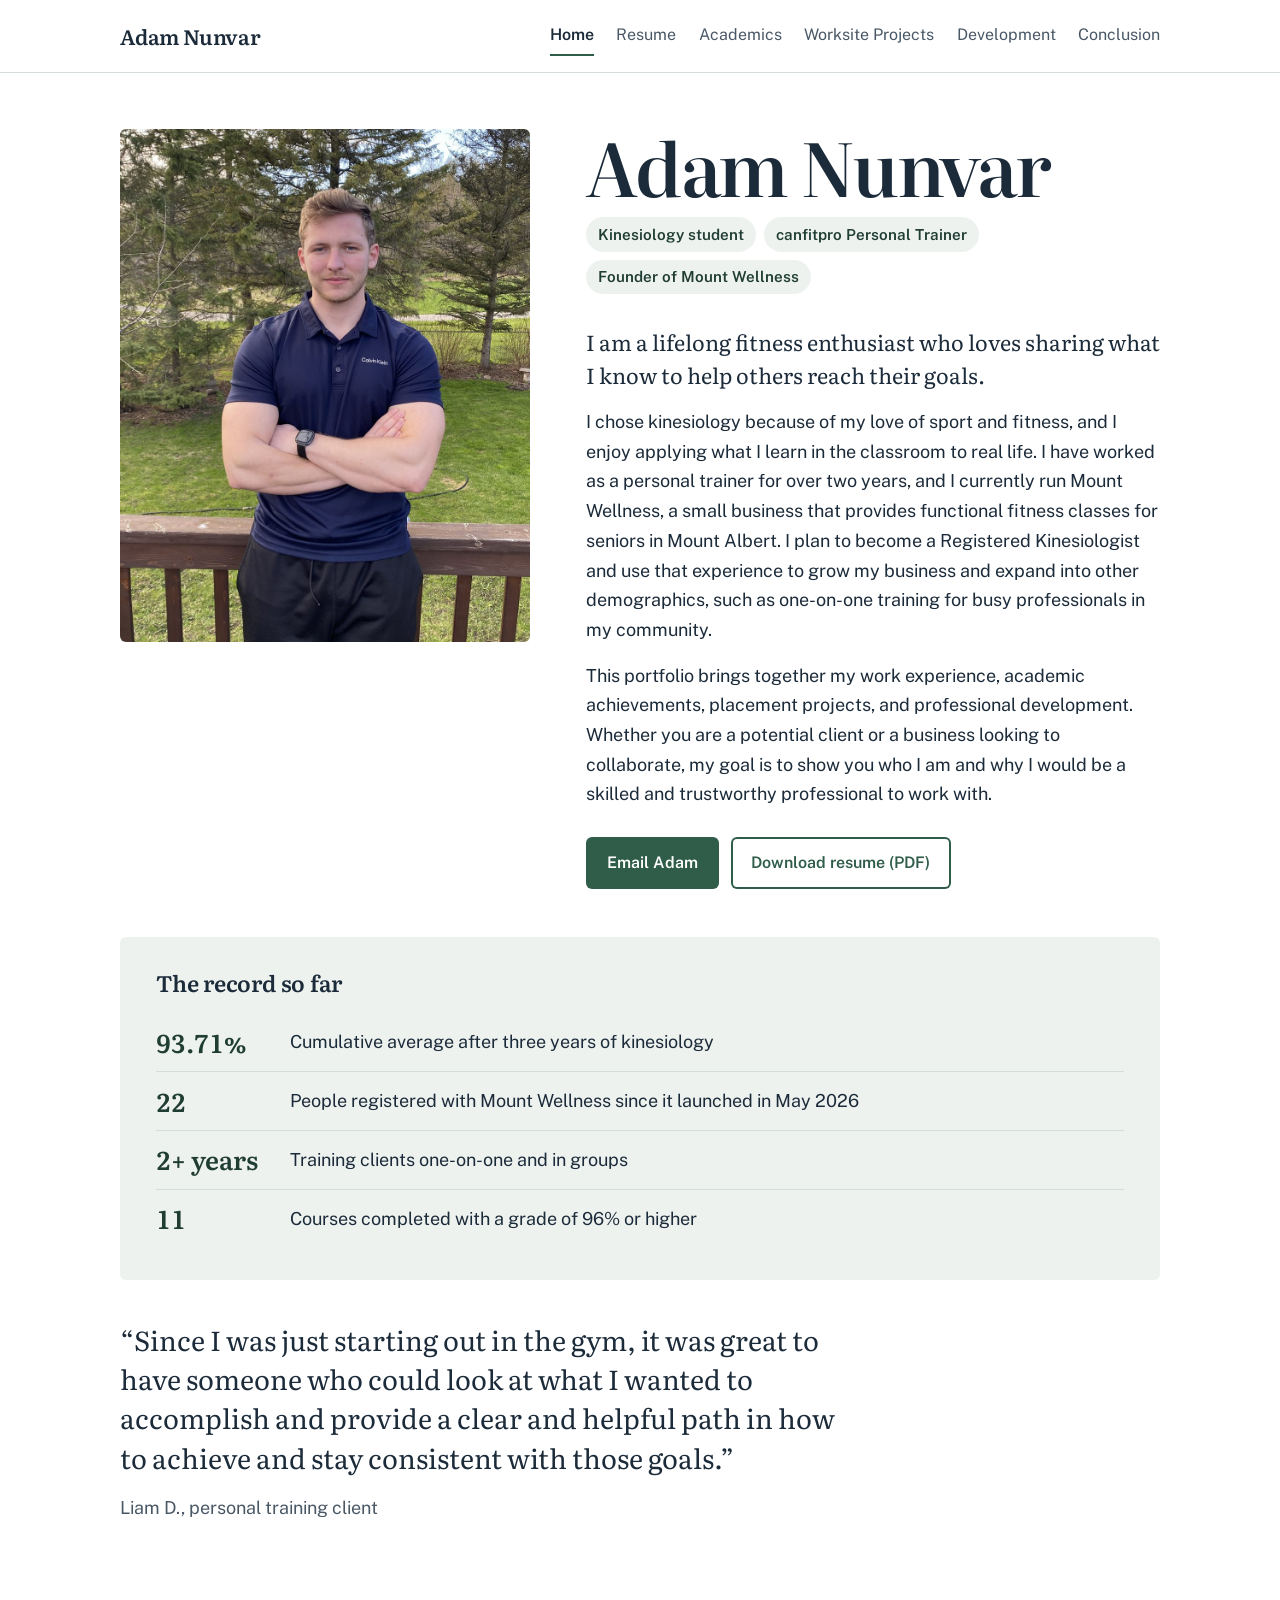
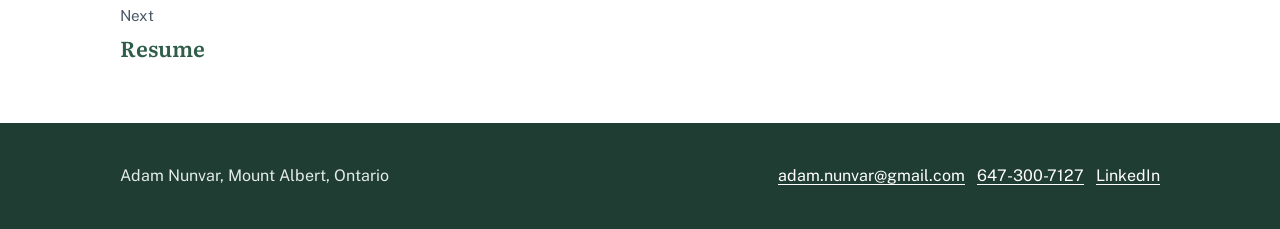
<file: index.html>
<!doctype html>
<html lang="en-CA">
<head>
<meta charset="utf-8">
<meta name="viewport" content="width=device-width, initial-scale=1">
<title>Adam Nunvar | Kinesiology, Personal Training, Mount Wellness</title>
<meta name="description" content="Adam Nunvar is a fourth-year kinesiology student, canfitpro certified personal trainer, and founder of Mount Wellness, small-group fitness for adults 60+ in Mount Albert, Ontario.">
<meta property="og:title" content="Adam Nunvar | Kinesiology, Personal Training, Mount Wellness">
<meta property="og:description" content="Adam Nunvar is a fourth-year kinesiology student, canfitpro certified personal trainer, and founder of Mount Wellness, small-group fitness for adults 60+ in Mount Albert, Ontario.">
<meta property="og:image" content="adam-nunvar.jpg">
<link rel="icon" href="data:image/svg+xml,%3Csvg xmlns='http://www.w3.org/2000/svg' viewBox='0 0 64 64'%3E%3Crect width='64' height='64' rx='12' fill='%232f5d4a'/%3E%3Ctext x='32' y='43' font-family='Georgia,serif' font-size='30' font-weight='700' fill='white' text-anchor='middle'%3EAN%3C/text%3E%3C/svg%3E">
<link rel="preload" href="literata.woff2" as="font" type="font/woff2" crossorigin>
<link rel="stylesheet" href="styles.css?v=8">
<script src="site.js?v=8" defer></script>
</head>
<body>
<a class="skip" href="#main">Skip to content</a>
<header class="site-header">
  <div class="wrap">
    <a class="brand" href="index.html">Adam Nunvar</a>
    <nav class="nav" aria-label="Portfolio sections">
<a href="index.html" aria-current="page">Home</a>
<a href="resume.html">Resume</a>
<a href="academics.html">Academics</a>
<a href="projects.html">Worksite Projects</a>
<a href="development.html">Development</a>
<a href="conclusion.html">Conclusion</a>
    </nav>
  </div>
</header>
<main id="main">
<div class="wrap">
  <section class="hero" aria-labelledby="hero-name">
    <figure class="hero-photo">
      <img src="adam-nunvar.jpg" alt="Adam Nunvar standing outdoors in a navy polo shirt" width="960" height="1200">
    </figure>
    <div>
      <h1 id="hero-name">Adam Nunvar</h1>
      <ul class="roles" aria-label="Roles">
        <li>Kinesiology student</li>
        <li>canfitpro Personal Trainer</li>
        <li>Founder of Mount Wellness</li>
      </ul>
      <div class="prose">
        <p>I am a lifelong fitness enthusiast who loves sharing what I know to help others reach their goals.</p>
        <p>I chose kinesiology because of my love of sport and fitness, and I enjoy applying what I learn in the classroom to real life. I have worked as a personal trainer for over two years, and I currently run Mount Wellness, a small business that provides functional fitness classes for seniors in Mount Albert. I plan to become a Registered Kinesiologist and use that experience to grow my business and expand into other demographics, such as one-on-one training for busy professionals in my community.</p>
        <p>This portfolio brings together my work experience, academic achievements, placement projects, and professional development. Whether you are a potential client or a business looking to collaborate, my goal is to show you who I am and why I would be a skilled and trustworthy professional to work with.</p>
      </div>
      <div class="actions">
        <a class="btn" href="mailto:adam.nunvar@gmail.com">Email Adam</a>
        <a class="btn secondary" href="Adam-Nunvar-Resume.pdf">Download resume (PDF)</a>
      </div>
    </div>
  </section>

  <section class="log reveal" aria-labelledby="log-title">
    <h2 id="log-title">The record so far</h2>
    <dl>
      <dt>93.71%</dt><dd>Cumulative average after three years of kinesiology</dd>
      <dt>22</dt><dd>People registered with Mount Wellness since it launched in May 2026</dd>
      <dt>2+ years</dt><dd>Training clients one-on-one and in groups</dd>
      <dt>11</dt><dd>Courses completed with a grade of 96% or higher</dd>
    </dl>
  </section>

  <section class="block reveal" aria-label="Client testimonial">
    <blockquote class="quote">
      <p>Since I was just starting out in the gym, it was great to have someone who could look at what I wanted to accomplish and provide a clear and helpful path in how to achieve and stay consistent with those goals.</p>
      <cite>Liam D., personal training client</cite>
    </blockquote>
  </section>
</div>
<div class="wrap next">
  <small>Next</small>
  <a href="resume.html">Resume</a>
</div>
</main>
<footer class="site-footer">
  <div class="wrap">
    <p>Adam Nunvar, Mount Albert, Ontario</p>
    <p><a href="mailto:adam.nunvar@gmail.com">adam.nunvar@gmail.com</a> &nbsp; <a href="tel:+16473007127">647-300-7127</a> &nbsp; <a href="https://www.linkedin.com/in/adam-nunvar-423a0a282/">LinkedIn</a></p>
  </div>
</footer>
<script>
(function () {
  if (!("IntersectionObserver" in window) || window.matchMedia("(prefers-reduced-motion: reduce)").matches) return;
  document.documentElement.classList.add("js-reveal");
  var io = new IntersectionObserver(function (items) {
    items.forEach(function (it) { if (it.isIntersecting) { it.target.classList.add("in"); io.unobserve(it.target); } });
  }, { rootMargin: "0px 0px -8% 0px" });
  document.querySelectorAll(".reveal").forEach(function (el) { io.observe(el); });
})();
</script>
</body>
</html>
</file>
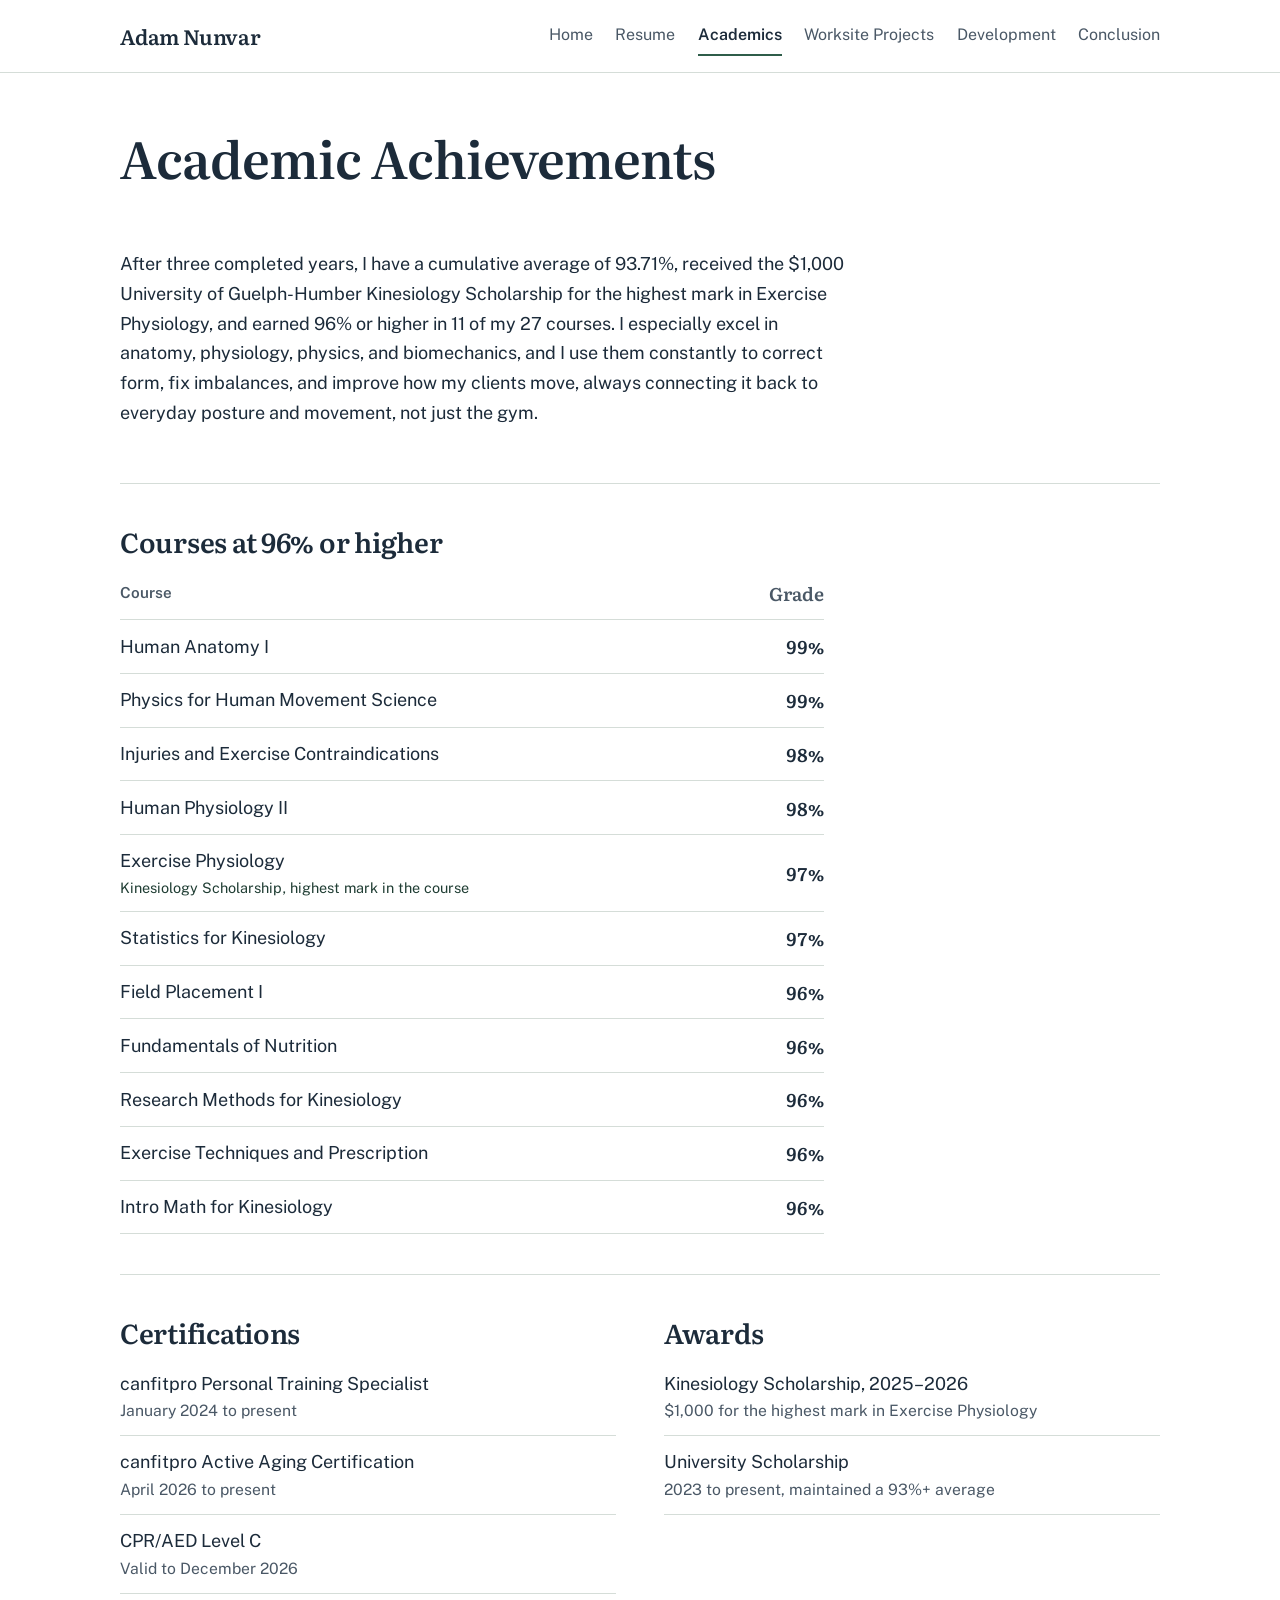
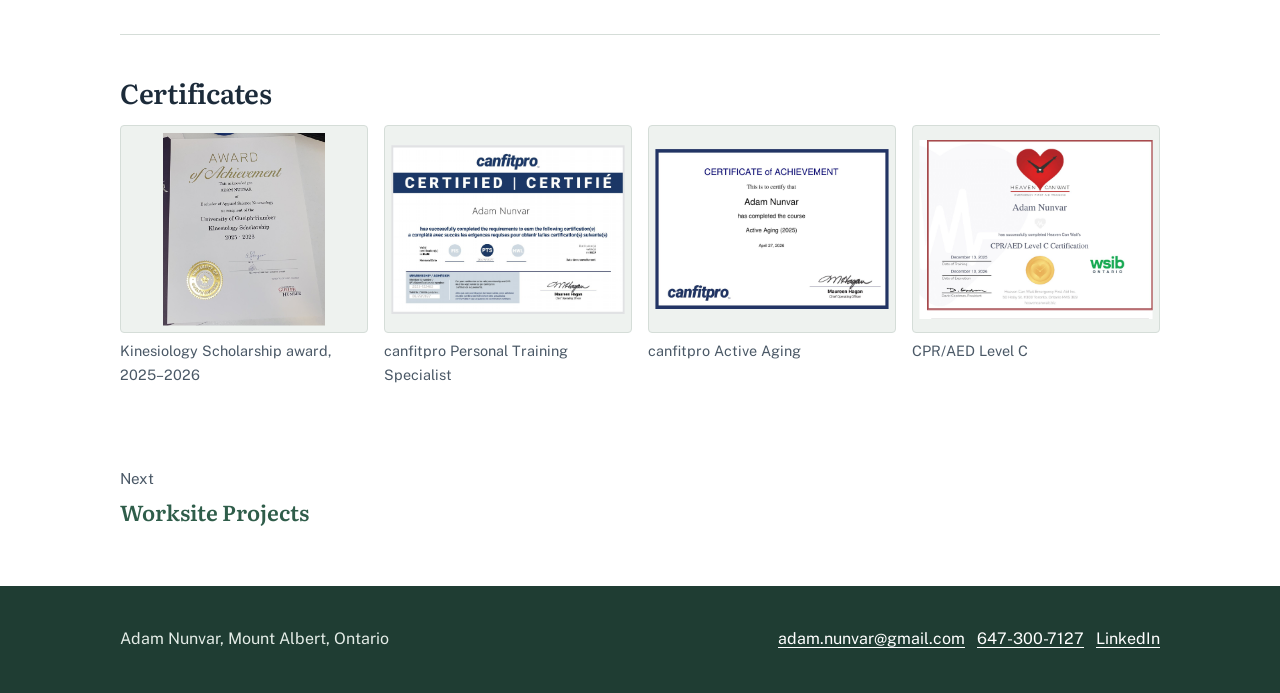
<file: academics.html>
<!doctype html>
<html lang="en-CA">
<head>
<meta charset="utf-8">
<meta name="viewport" content="width=device-width, initial-scale=1">
<title>Academic Achievements | Adam Nunvar</title>
<meta name="description" content="Adam Nunvar is a fourth-year kinesiology student, canfitpro certified personal trainer, and founder of Mount Wellness, small-group fitness for adults 60+ in Mount Albert, Ontario.">
<meta property="og:title" content="Academic Achievements | Adam Nunvar">
<meta property="og:description" content="Adam Nunvar is a fourth-year kinesiology student, canfitpro certified personal trainer, and founder of Mount Wellness, small-group fitness for adults 60+ in Mount Albert, Ontario.">
<meta property="og:image" content="adam-nunvar.jpg">
<link rel="icon" href="data:image/svg+xml,%3Csvg xmlns='http://www.w3.org/2000/svg' viewBox='0 0 64 64'%3E%3Crect width='64' height='64' rx='12' fill='%232f5d4a'/%3E%3Ctext x='32' y='43' font-family='Georgia,serif' font-size='30' font-weight='700' fill='white' text-anchor='middle'%3EAN%3C/text%3E%3C/svg%3E">
<link rel="preload" href="literata.woff2" as="font" type="font/woff2" crossorigin>
<link rel="stylesheet" href="styles.css?v=8">
<script src="site.js?v=8" defer></script>
</head>
<body>
<a class="skip" href="#main">Skip to content</a>
<header class="site-header">
  <div class="wrap">
    <a class="brand" href="index.html">Adam Nunvar</a>
    <nav class="nav" aria-label="Portfolio sections">
<a href="index.html">Home</a>
<a href="resume.html">Resume</a>
<a href="academics.html" aria-current="page">Academics</a>
<a href="projects.html">Worksite Projects</a>
<a href="development.html">Development</a>
<a href="conclusion.html">Conclusion</a>
    </nav>
  </div>
</header>
<main id="main">
<div class="wrap page-head">
    <h1>Academic Achievements</h1>
</div>
<div class="wrap">
  <section class="block prose" aria-label="Summary">
    <p>After three completed years, I have a cumulative average of 93.71%, received the $1,000 University of Guelph-Humber Kinesiology Scholarship for the highest mark in Exercise Physiology, and earned 96% or higher in 11 of my 27 courses. I especially excel in anatomy, physiology, physics, and biomechanics, and I use them constantly to correct form, fix imbalances, and improve how my clients move, always connecting it back to everyday posture and movement, not just the gym.</p>
  </section>
  <section class="block" aria-labelledby="top-courses">
    <h2 id="top-courses">Courses at 96% or higher</h2>
    <table class="grades">
      <thead><tr><th scope="col">Course</th><th scope="col" class="num">Grade</th></tr></thead>
      <tbody>
        <tr><td>Human Anatomy I</td><td class="num">99%</td></tr>
        <tr><td>Physics for Human Movement Science</td><td class="num">99%</td></tr>
        <tr><td>Injuries and Exercise Contraindications</td><td class="num">98%</td></tr>
        <tr><td>Human Physiology II</td><td class="num">98%</td></tr>
        <tr><td>Exercise Physiology<span class="note">Kinesiology Scholarship, highest mark in the course</span></td><td class="num">97%</td></tr>
        <tr><td>Statistics for Kinesiology</td><td class="num">97%</td></tr>
        <tr><td>Field Placement I</td><td class="num">96%</td></tr>
        <tr><td>Fundamentals of Nutrition</td><td class="num">96%</td></tr>
        <tr><td>Research Methods for Kinesiology</td><td class="num">96%</td></tr>
        <tr><td>Exercise Techniques and Prescription</td><td class="num">96%</td></tr>
        <tr><td>Intro Math for Kinesiology</td><td class="num">96%</td></tr>
      </tbody>
    </table>
  </section>
  <section class="block two-col">
    <div>
      <h2>Certifications</h2>
      <ul class="plain-list">
        <li>canfitpro Personal Training Specialist<span>January 2024 to present</span></li>
        <li>canfitpro Active Aging Certification<span>April 2026 to present</span></li>
        <li>CPR/AED Level C<span>Valid to December 2026</span></li>
      </ul>
    </div>
    <div>
      <h2>Awards</h2>
      <ul class="plain-list">
        <li>Kinesiology Scholarship, 2025–2026<span>$1,000 for the highest mark in Exercise Physiology</span></li>
        <li>University Scholarship<span>2023 to present, maintained a 93%+ average</span></li>
      </ul>
    </div>
  </section>
  <section class="block" aria-labelledby="certificates">
    <h2 id="certificates">Certificates</h2>
    <div class="gallery-block"><div class="gallery four certs"><figure><a class="zoom" href="cert-kin-award.jpg"><img src="cert-kin-award.jpg" alt="University of Guelph-Humber Award of Achievement for the Kinesiology Scholarship, 2025 to 2026, awarded to Adam Nunvar" loading="lazy"></a><figcaption>Kinesiology Scholarship award, 2025–2026</figcaption></figure><figure><a class="zoom" href="cert-pts.jpg"><img src="cert-pts.jpg" alt="canfitpro certificate showing Adam Nunvar as a certified Personal Training Specialist, renewal date June 29, 2027" loading="lazy"></a><figcaption>canfitpro Personal Training Specialist</figcaption></figure><figure><a class="zoom" href="cert-active-aging.jpg"><img src="cert-active-aging.jpg" alt="canfitpro Certificate of Achievement for the Active Aging course, awarded to Adam Nunvar on April 27, 2026" loading="lazy"></a><figcaption>canfitpro Active Aging</figcaption></figure><figure><a class="zoom" href="cert-cpr.jpg"><img src="cert-cpr.jpg" alt="Heaven Can Wait CPR/AED Level C certificate for Adam Nunvar, trained December 13, 2025, expires December 13, 2026" loading="lazy"></a><figcaption>CPR/AED Level C</figcaption></figure></div></div>
  </section>
</div>
<div class="wrap next">
  <small>Next</small>
  <a href="projects.html">Worksite Projects</a>
</div>
</main>
<footer class="site-footer">
  <div class="wrap">
    <p>Adam Nunvar, Mount Albert, Ontario</p>
    <p><a href="mailto:adam.nunvar@gmail.com">adam.nunvar@gmail.com</a> &nbsp; <a href="tel:+16473007127">647-300-7127</a> &nbsp; <a href="https://www.linkedin.com/in/adam-nunvar-423a0a282/">LinkedIn</a></p>
  </div>
</footer>
<script>
(function () {
  if (!("IntersectionObserver" in window) || window.matchMedia("(prefers-reduced-motion: reduce)").matches) return;
  document.documentElement.classList.add("js-reveal");
  var io = new IntersectionObserver(function (items) {
    items.forEach(function (it) { if (it.isIntersecting) { it.target.classList.add("in"); io.unobserve(it.target); } });
  }, { rootMargin: "0px 0px -8% 0px" });
  document.querySelectorAll(".reveal").forEach(function (el) { io.observe(el); });
})();
</script>
</body>
</html>
</file>
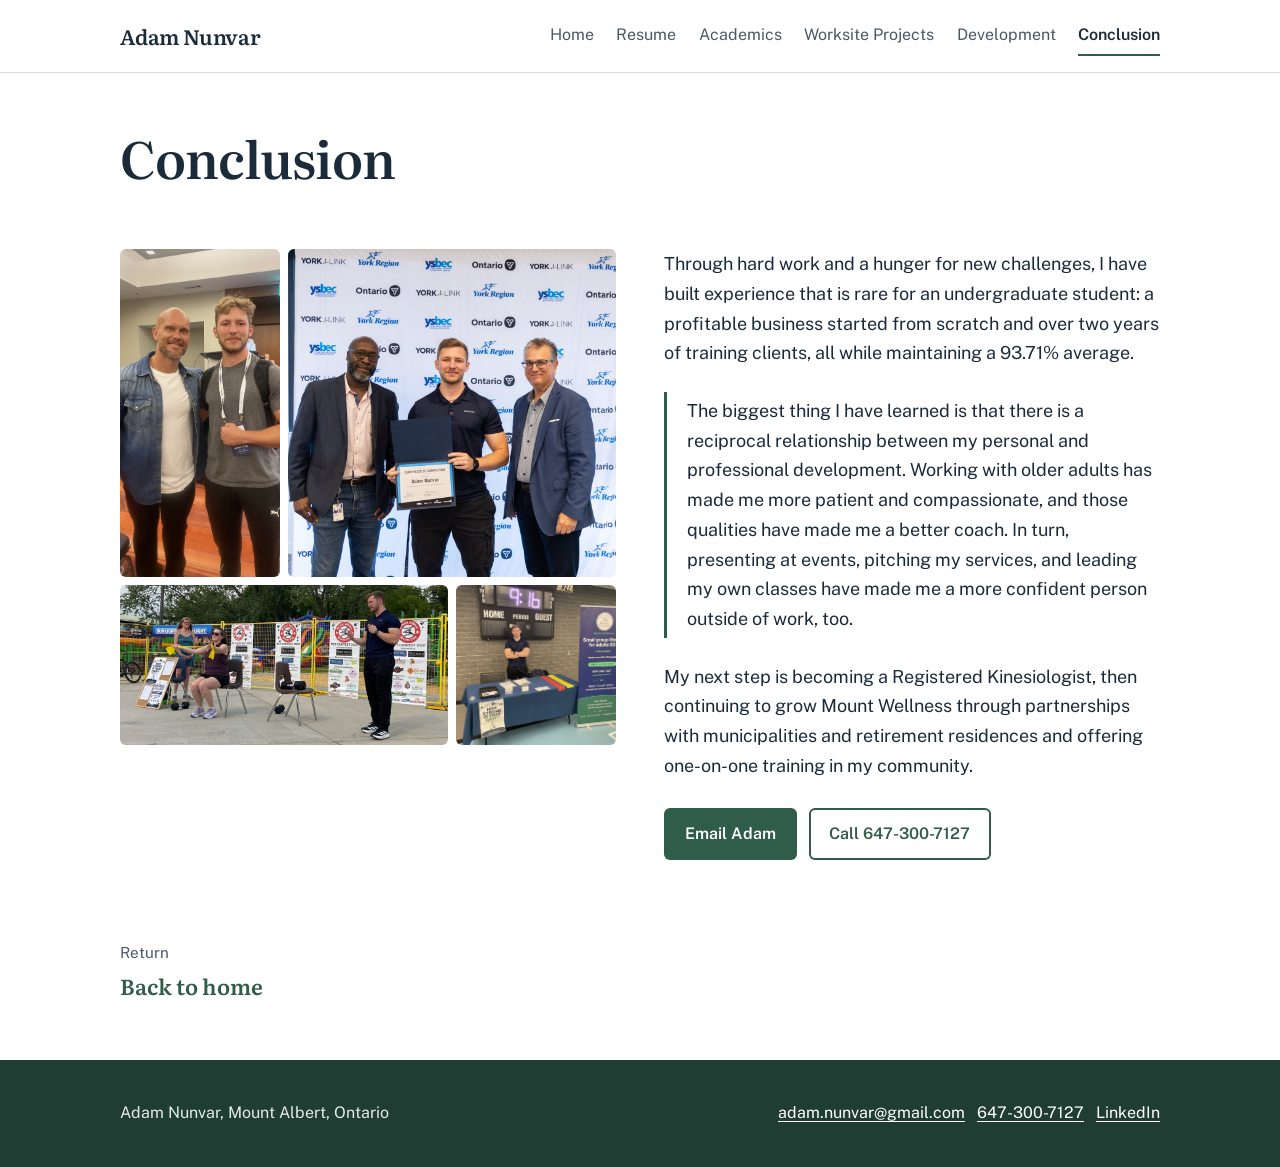
<file: conclusion.html>
<!doctype html>
<html lang="en-CA">
<head>
<meta charset="utf-8">
<meta name="viewport" content="width=device-width, initial-scale=1">
<title>Conclusion | Adam Nunvar</title>
<meta name="description" content="Adam Nunvar is a fourth-year kinesiology student, canfitpro certified personal trainer, and founder of Mount Wellness, small-group fitness for adults 60+ in Mount Albert, Ontario.">
<meta property="og:title" content="Conclusion | Adam Nunvar">
<meta property="og:description" content="Adam Nunvar is a fourth-year kinesiology student, canfitpro certified personal trainer, and founder of Mount Wellness, small-group fitness for adults 60+ in Mount Albert, Ontario.">
<meta property="og:image" content="adam-nunvar.jpg">
<link rel="icon" href="data:image/svg+xml,%3Csvg xmlns='http://www.w3.org/2000/svg' viewBox='0 0 64 64'%3E%3Crect width='64' height='64' rx='12' fill='%232f5d4a'/%3E%3Ctext x='32' y='43' font-family='Georgia,serif' font-size='30' font-weight='700' fill='white' text-anchor='middle'%3EAN%3C/text%3E%3C/svg%3E">
<link rel="preload" href="literata.woff2" as="font" type="font/woff2" crossorigin>
<link rel="stylesheet" href="styles.css?v=8">
<script src="site.js?v=8" defer></script>
</head>
<body>
<a class="skip" href="#main">Skip to content</a>
<header class="site-header">
  <div class="wrap">
    <a class="brand" href="index.html">Adam Nunvar</a>
    <nav class="nav" aria-label="Portfolio sections">
<a href="index.html">Home</a>
<a href="resume.html">Resume</a>
<a href="academics.html">Academics</a>
<a href="projects.html">Worksite Projects</a>
<a href="development.html">Development</a>
<a href="conclusion.html" aria-current="page">Conclusion</a>
    </nav>
  </div>
</header>
<main id="main">
<div class="wrap page-head">
    <h1>Conclusion</h1>
</div>
<div class="wrap">
  <section class="block conclusion-grid" aria-label="Conclusion">
    <div class="collage"><a class="zoom c-grad" href="summer-company-grad.jpg"><img src="summer-company-grad.jpg" alt="Adam receiving his Summer Company certificate of completion" loading="lazy" style="object-position:center 30%"></a><a class="zoom c-cfp" href="canfitpro-global.jpg"><img src="canfitpro-global.jpg" alt="Adam with Ben Pakulski at the canfitpro Global conference" loading="lazy" style="object-position:center 25%"></a><a class="zoom c-sports" href="sports-day.jpg"><img src="sports-day.jpg" alt="Adam presenting at the Mount Albert Sports Day fitness demonstration" loading="lazy" style="object-position:70% center"></a><a class="zoom c-fair" href="wellness-fair-2.jpg"><img src="wellness-fair-2.jpg" alt="Adam at his Mount Wellness booth at the Senior Health and Wellness Fair" loading="lazy" style="object-position:30% center"></a></div>
    <div class="conclusion-text prose">
    <p>Through hard work and a hunger for new challenges, I have built experience that is rare for an undergraduate student: a profitable business started from scratch and over two years of training clients, all while maintaining a 93.71% average.</p>
    <p class="lesson">The biggest thing I have learned is that there is a reciprocal relationship between my personal and professional development. Working with older adults has made me more patient and compassionate, and those qualities have made me a better coach. In turn, presenting at events, pitching my services, and leading my own classes have made me a more confident person outside of work, too.</p>
    <p>My next step is becoming a Registered Kinesiologist, then continuing to grow Mount Wellness through partnerships with municipalities and retirement residences and offering one-on-one training in my community.</p>
    <div class="actions">
      <a class="btn" href="mailto:adam.nunvar@gmail.com">Email Adam</a>
      <a class="btn secondary" href="tel:+16473007127">Call 647-300-7127</a>
    </div>
    </div>
  </section>
</div>
<div class="wrap next">
  <small>Return</small>
  <a href="index.html">Back to home</a>
</div>
</main>
<footer class="site-footer">
  <div class="wrap">
    <p>Adam Nunvar, Mount Albert, Ontario</p>
    <p><a href="mailto:adam.nunvar@gmail.com">adam.nunvar@gmail.com</a> &nbsp; <a href="tel:+16473007127">647-300-7127</a> &nbsp; <a href="https://www.linkedin.com/in/adam-nunvar-423a0a282/">LinkedIn</a></p>
  </div>
</footer>
<script>
(function () {
  if (!("IntersectionObserver" in window) || window.matchMedia("(prefers-reduced-motion: reduce)").matches) return;
  document.documentElement.classList.add("js-reveal");
  var io = new IntersectionObserver(function (items) {
    items.forEach(function (it) { if (it.isIntersecting) { it.target.classList.add("in"); io.unobserve(it.target); } });
  }, { rootMargin: "0px 0px -8% 0px" });
  document.querySelectorAll(".reveal").forEach(function (el) { io.observe(el); });
})();
</script>
</body>
</html>
</file>
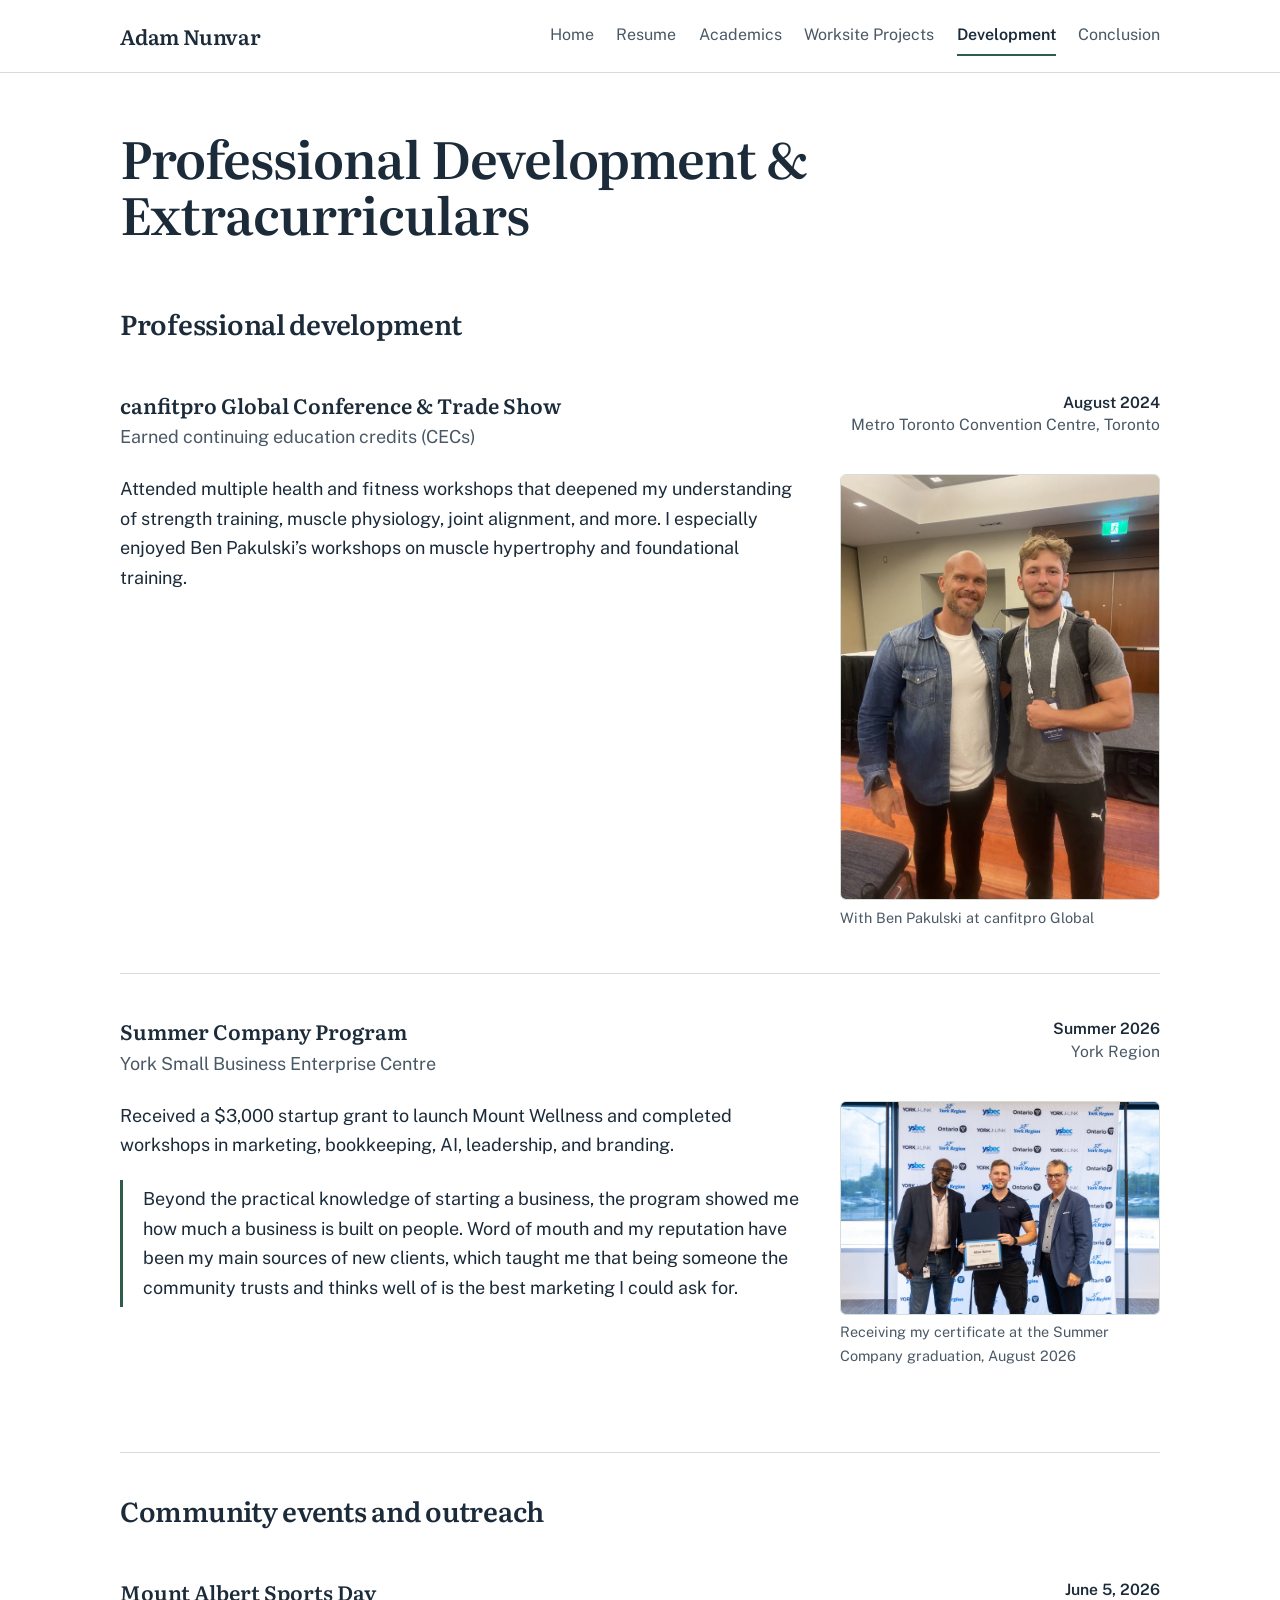
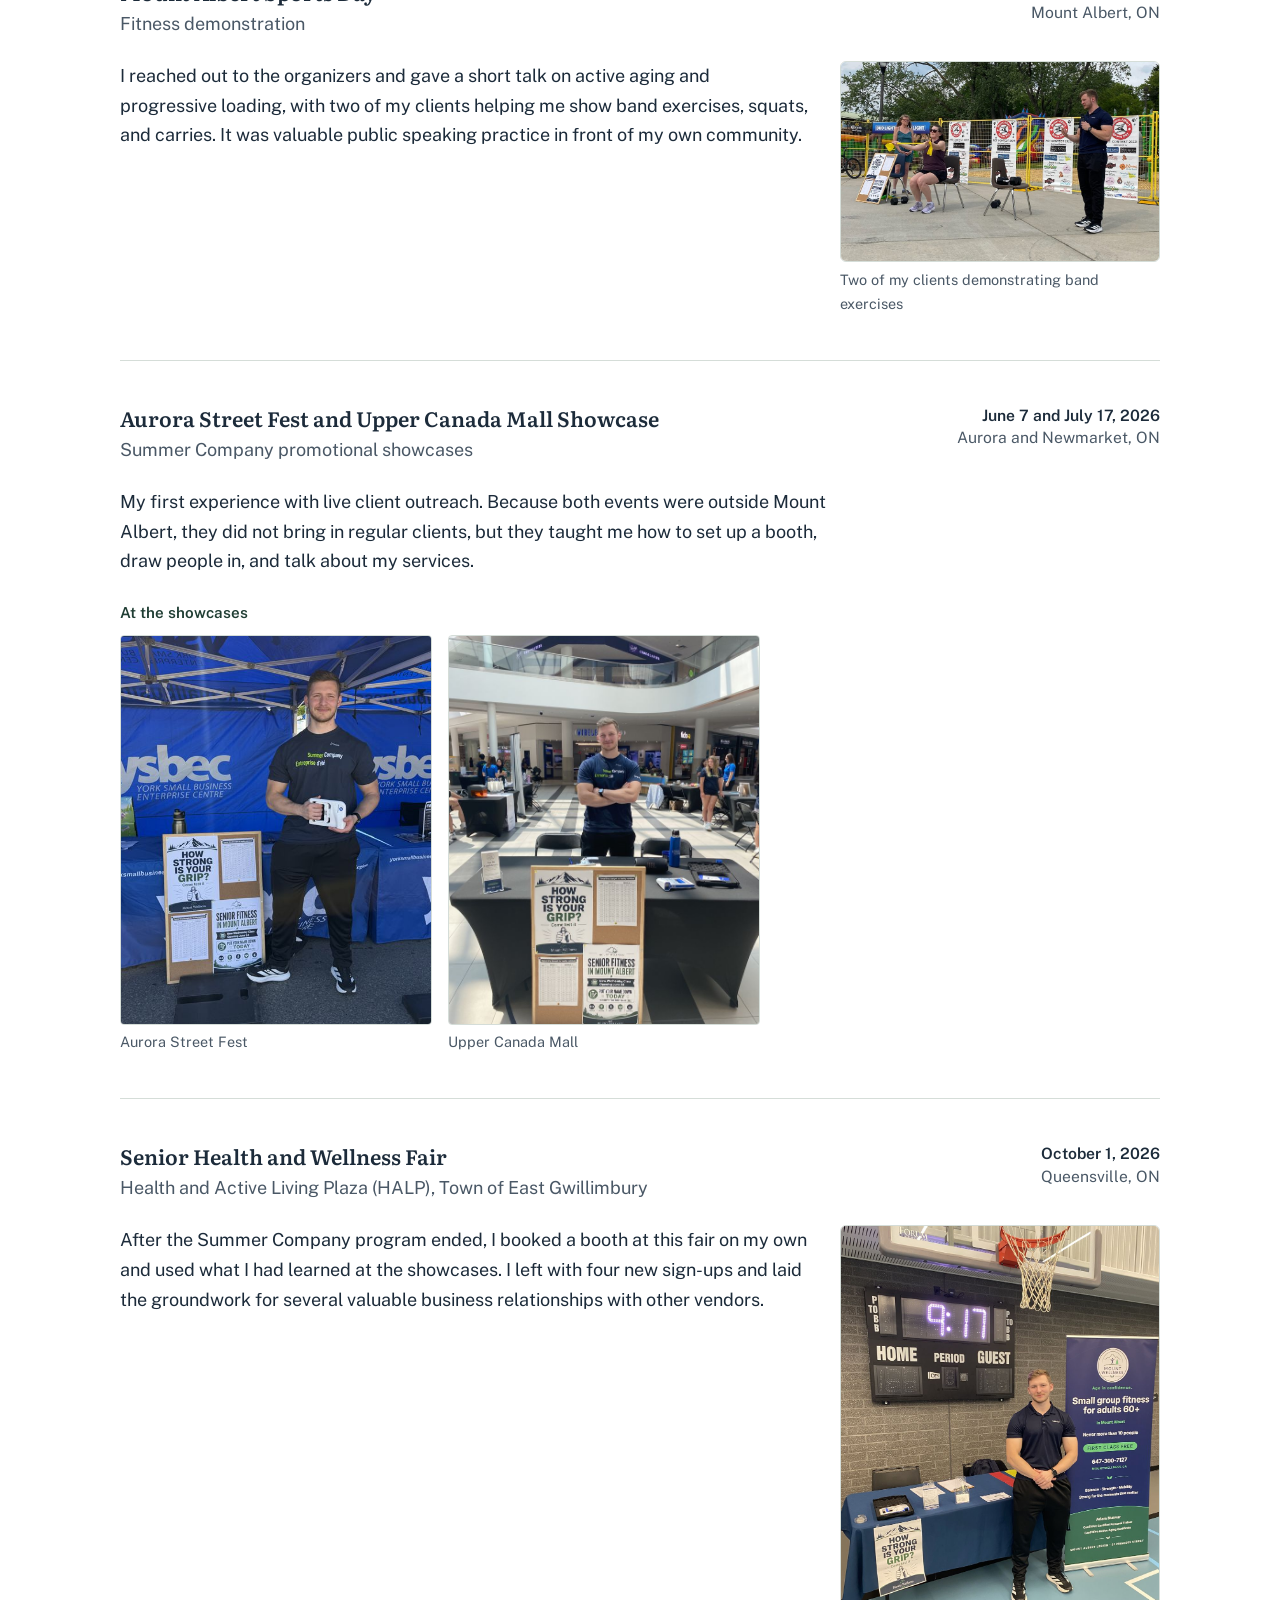
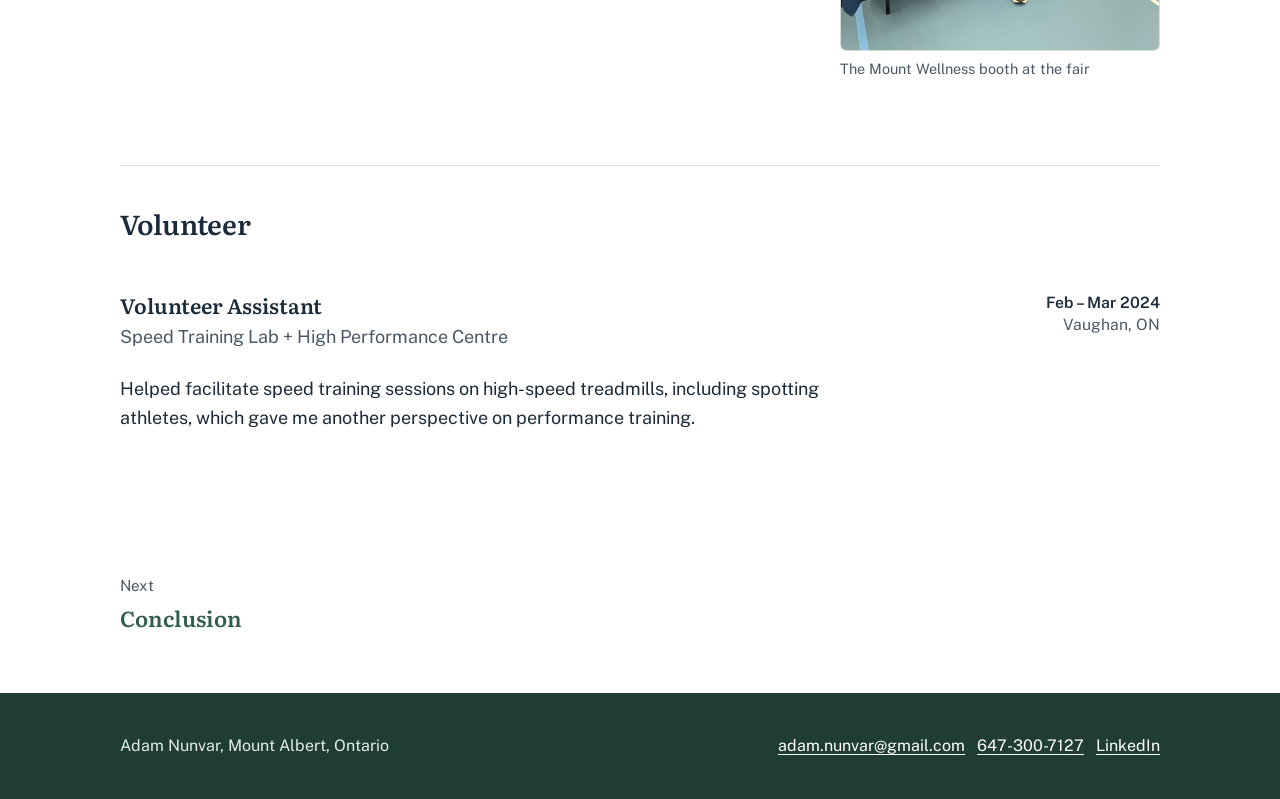
<file: development.html>
<!doctype html>
<html lang="en-CA">
<head>
<meta charset="utf-8">
<meta name="viewport" content="width=device-width, initial-scale=1">
<title>Professional Development | Adam Nunvar</title>
<meta name="description" content="Adam Nunvar is a fourth-year kinesiology student, canfitpro certified personal trainer, and founder of Mount Wellness, small-group fitness for adults 60+ in Mount Albert, Ontario.">
<meta property="og:title" content="Professional Development | Adam Nunvar">
<meta property="og:description" content="Adam Nunvar is a fourth-year kinesiology student, canfitpro certified personal trainer, and founder of Mount Wellness, small-group fitness for adults 60+ in Mount Albert, Ontario.">
<meta property="og:image" content="adam-nunvar.jpg">
<link rel="icon" href="data:image/svg+xml,%3Csvg xmlns='http://www.w3.org/2000/svg' viewBox='0 0 64 64'%3E%3Crect width='64' height='64' rx='12' fill='%232f5d4a'/%3E%3Ctext x='32' y='43' font-family='Georgia,serif' font-size='30' font-weight='700' fill='white' text-anchor='middle'%3EAN%3C/text%3E%3C/svg%3E">
<link rel="preload" href="literata.woff2" as="font" type="font/woff2" crossorigin>
<link rel="stylesheet" href="styles.css?v=8">
<script src="site.js?v=8" defer></script>
</head>
<body>
<a class="skip" href="#main">Skip to content</a>
<header class="site-header">
  <div class="wrap">
    <a class="brand" href="index.html">Adam Nunvar</a>
    <nav class="nav" aria-label="Portfolio sections">
<a href="index.html">Home</a>
<a href="resume.html">Resume</a>
<a href="academics.html">Academics</a>
<a href="projects.html">Worksite Projects</a>
<a href="development.html" aria-current="page">Development</a>
<a href="conclusion.html">Conclusion</a>
    </nav>
  </div>
</header>
<main id="main">
<div class="wrap page-head">
    <h1>Professional Development &amp; Extracurriculars</h1>
</div>
<div class="wrap">
  <section class="block" aria-labelledby="pd">
    <h2 id="pd">Professional development</h2>
  <article class="entry reveal">
    <header class="entry-head">
      <div class="entry-title"><div><h3>canfitpro Global Conference &amp; Trade Show</h3><p class="org">Earned continuing education credits (CECs)</p></div></div>
      <p class="entry-when"><strong>August 2024</strong><span>Metro Toronto Convention Centre, Toronto</span></p>
    </header>
    <div class="body"><div class="media media-right"><div class="media-text"><p>Attended multiple health and fitness workshops that deepened my understanding of strength training, muscle physiology, joint alignment, and more. I especially enjoyed Ben Pakulski’s workshops on muscle hypertrophy and foundational training.</p></div><figure class="media-fig"><a class="zoom" href="canfitpro-global.jpg"><img src="canfitpro-global.jpg" alt="Adam standing with Ben Pakulski at the canfitpro Global conference" loading="lazy"></a><figcaption>With Ben Pakulski at canfitpro Global</figcaption></figure></div></div>
  </article>
  <article class="entry reveal">
    <header class="entry-head">
      <div class="entry-title"><div><h3>Summer Company Program</h3><p class="org">York Small Business Enterprise Centre</p></div></div>
      <p class="entry-when"><strong>Summer 2026</strong><span>York Region</span></p>
    </header>
    <div class="body"><div class="media media-right"><div class="media-text"><p>Received a $3,000 startup grant to launch Mount Wellness and completed workshops in marketing, bookkeeping, AI, leadership, and branding.</p>
      <p class="lesson">Beyond the practical knowledge of starting a business, the program showed me how much a business is built on people. Word of mouth and my reputation have been my main sources of new clients, which taught me that being someone the community trusts and thinks well of is the best marketing I could ask for.</p></div><figure class="media-fig"><a class="zoom" href="summer-company-grad.jpg"><img src="summer-company-grad.jpg" alt="Adam holding his Summer Company certificate of completion with two program representatives in front of a York Region and YSBEC backdrop" loading="lazy"></a><figcaption>Receiving my certificate at the Summer Company graduation, August 2026</figcaption></figure></div></div>
  </article>
  </section>
  <section class="block" aria-labelledby="events">
    <h2 id="events">Community events and outreach</h2>
  <article class="entry reveal">
    <header class="entry-head">
      <div class="entry-title"><div><h3>Mount Albert Sports Day</h3><p class="org">Fitness demonstration</p></div></div>
      <p class="entry-when"><strong>June 5, 2026</strong><span>Mount Albert, ON</span></p>
    </header>
    <div class="body"><div class="media media-right"><div class="media-text"><p>I reached out to the organizers and gave a short talk on active aging and progressive loading, with two of my clients helping me show band exercises, squats, and carries. It was valuable public speaking practice in front of my own community.</p></div><figure class="media-fig"><a class="zoom" href="sports-day.jpg"><img src="sports-day.jpg" alt="Two Mount Wellness clients demonstrating seated band exercises while Adam explains to the crowd" loading="lazy"></a><figcaption>Two of my clients demonstrating band exercises</figcaption></figure></div></div>
  </article>
  <article class="entry reveal">
    <header class="entry-head">
      <div class="entry-title"><div><h3>Aurora Street Fest and Upper Canada Mall Showcase</h3><p class="org">Summer Company promotional showcases</p></div></div>
      <p class="entry-when"><strong>June 7 and July 17, 2026</strong><span>Aurora and Newmarket, ON</span></p>
    </header>
    <div class="body"><p>My first experience with live client outreach. Because both events were outside Mount Albert, they did not bring in regular clients, but they taught me how to set up a booth, draw people in, and talk about my services.</p><div class="gallery-block"><h4 class="gallery-title">At the showcases</h4><div class="gallery two"><figure><a class="zoom" href="aurora-street-fest.jpg"><img src="aurora-street-fest.jpg" alt="Adam holding a grip strength tester at the Aurora Street Fest booth" loading="lazy"></a><figcaption>Aurora Street Fest</figcaption></figure><figure><a class="zoom" href="upper-canada-mall.jpg"><img src="upper-canada-mall.jpg" alt="Adam at his Mount Wellness table in Upper Canada Mall" loading="lazy"></a><figcaption>Upper Canada Mall</figcaption></figure></div></div></div>
  </article>
  <article class="entry reveal">
    <header class="entry-head">
      <div class="entry-title"><div><h3>Senior Health and Wellness Fair</h3><p class="org">Health and Active Living Plaza (HALP), Town of East Gwillimbury</p></div></div>
      <p class="entry-when"><strong>October 1, 2026</strong><span>Queensville, ON</span></p>
    </header>
    <div class="body"><div class="media media-right"><div class="media-text"><p>After the Summer Company program ended, I booked a booth at this fair on my own and used what I had learned at the showcases. I left with four new sign-ups and laid the groundwork for several valuable business relationships with other vendors.</p></div><figure class="media-fig"><a class="zoom" href="wellness-fair.jpg"><img src="wellness-fair.jpg" alt="Adam at the Mount Wellness booth beside a banner reading Small group fitness for adults 60+" loading="lazy"></a><figcaption>The Mount Wellness booth at the fair</figcaption></figure></div></div>
  </article>
  </section>
  <section class="block" aria-labelledby="vol">
    <h2 id="vol">Volunteer</h2>
  <article class="entry reveal">
    <header class="entry-head">
      <div class="entry-title"><div><h3>Volunteer Assistant</h3><p class="org">Speed Training Lab + High Performance Centre</p></div></div>
      <p class="entry-when"><strong>Feb – Mar 2024</strong><span>Vaughan, ON</span></p>
    </header>
    <div class="body"><p>Helped facilitate speed training sessions on high-speed treadmills, including spotting athletes, which gave me another perspective on performance training.</p></div>
  </article>
  </section>
</div>
<div class="wrap next">
  <small>Next</small>
  <a href="conclusion.html">Conclusion</a>
</div>
</main>
<footer class="site-footer">
  <div class="wrap">
    <p>Adam Nunvar, Mount Albert, Ontario</p>
    <p><a href="mailto:adam.nunvar@gmail.com">adam.nunvar@gmail.com</a> &nbsp; <a href="tel:+16473007127">647-300-7127</a> &nbsp; <a href="https://www.linkedin.com/in/adam-nunvar-423a0a282/">LinkedIn</a></p>
  </div>
</footer>
<script>
(function () {
  if (!("IntersectionObserver" in window) || window.matchMedia("(prefers-reduced-motion: reduce)").matches) return;
  document.documentElement.classList.add("js-reveal");
  var io = new IntersectionObserver(function (items) {
    items.forEach(function (it) { if (it.isIntersecting) { it.target.classList.add("in"); io.unobserve(it.target); } });
  }, { rootMargin: "0px 0px -8% 0px" });
  document.querySelectorAll(".reveal").forEach(function (el) { io.observe(el); });
})();
</script>
</body>
</html>
</file>
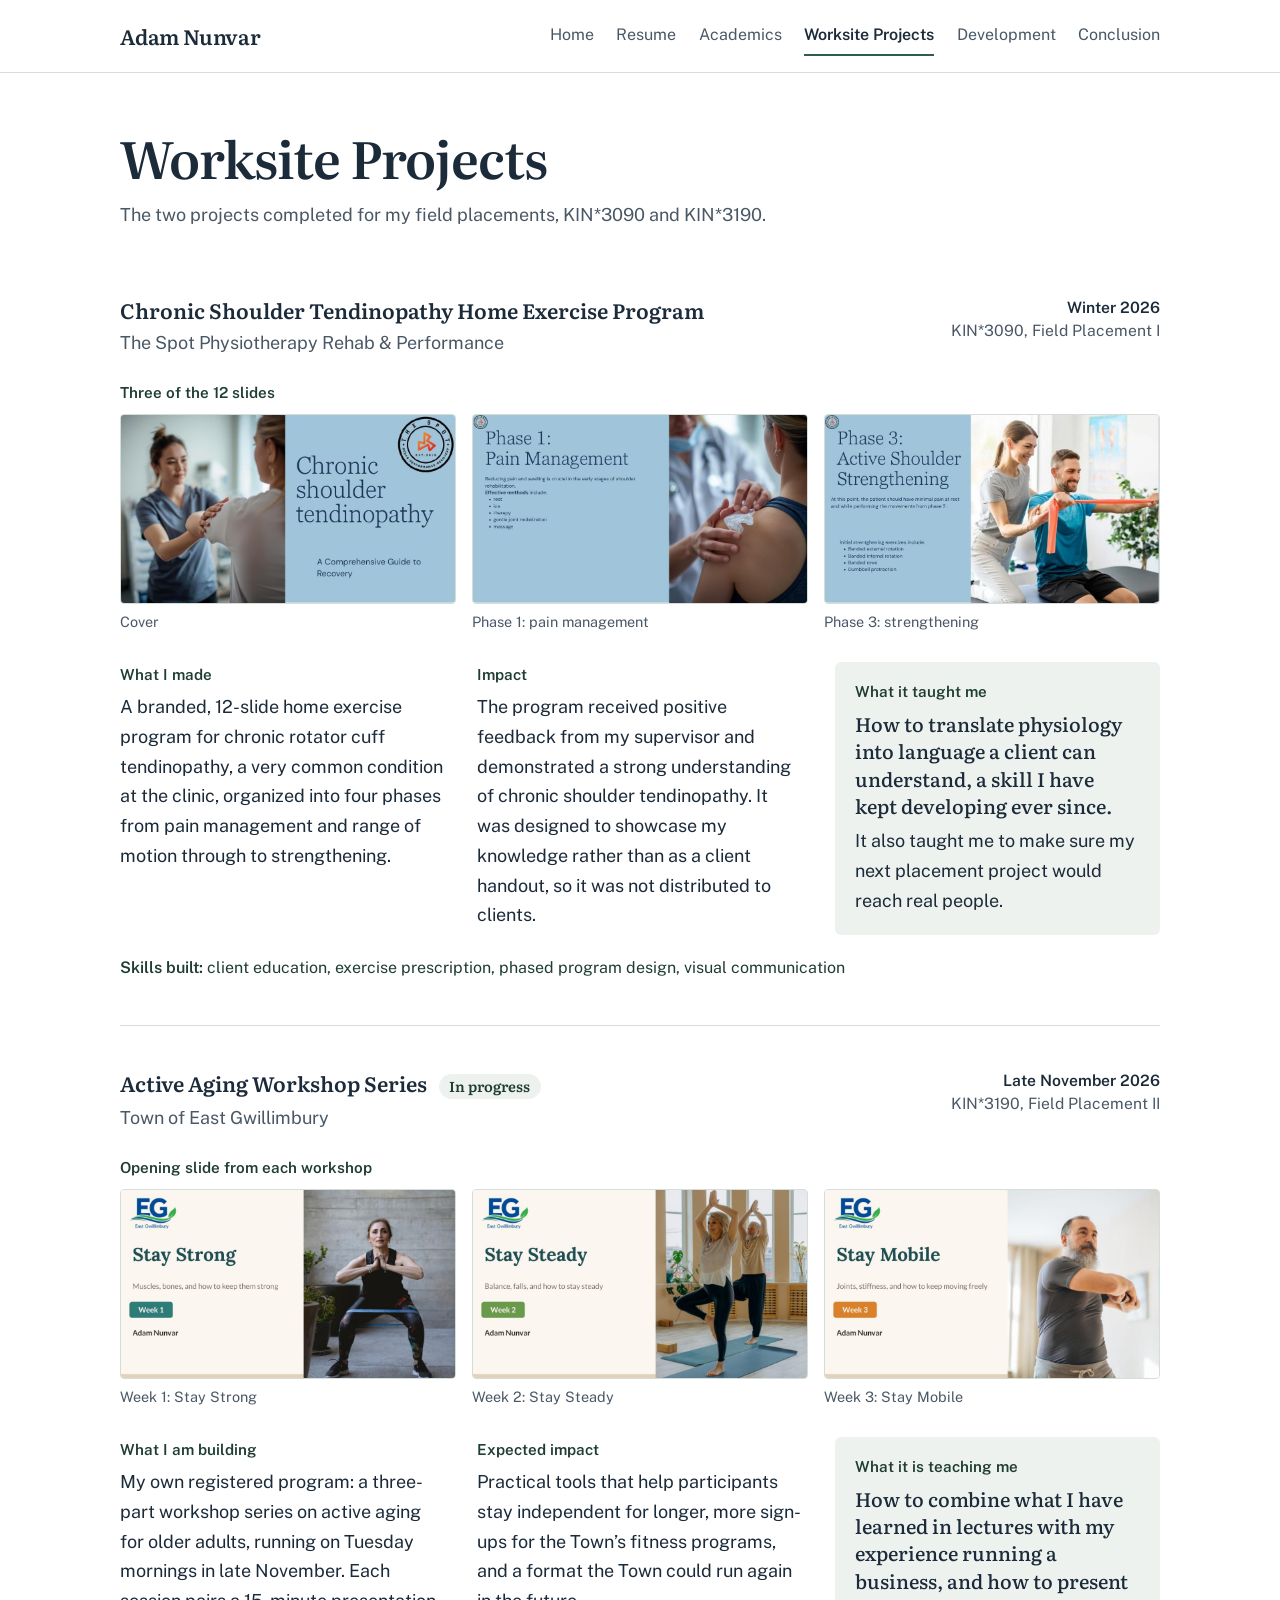
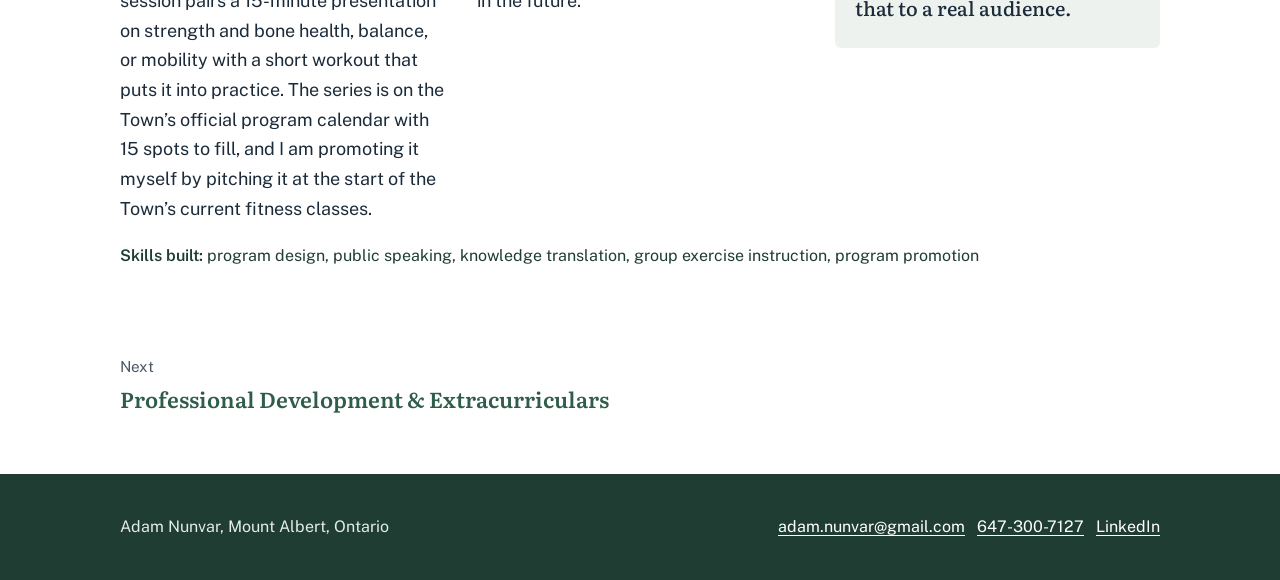
<file: projects.html>
<!doctype html>
<html lang="en-CA">
<head>
<meta charset="utf-8">
<meta name="viewport" content="width=device-width, initial-scale=1">
<title>Worksite Projects | Adam Nunvar</title>
<meta name="description" content="Adam Nunvar is a fourth-year kinesiology student, canfitpro certified personal trainer, and founder of Mount Wellness, small-group fitness for adults 60+ in Mount Albert, Ontario.">
<meta property="og:title" content="Worksite Projects | Adam Nunvar">
<meta property="og:description" content="Adam Nunvar is a fourth-year kinesiology student, canfitpro certified personal trainer, and founder of Mount Wellness, small-group fitness for adults 60+ in Mount Albert, Ontario.">
<meta property="og:image" content="adam-nunvar.jpg">
<link rel="icon" href="data:image/svg+xml,%3Csvg xmlns='http://www.w3.org/2000/svg' viewBox='0 0 64 64'%3E%3Crect width='64' height='64' rx='12' fill='%232f5d4a'/%3E%3Ctext x='32' y='43' font-family='Georgia,serif' font-size='30' font-weight='700' fill='white' text-anchor='middle'%3EAN%3C/text%3E%3C/svg%3E">
<link rel="preload" href="literata.woff2" as="font" type="font/woff2" crossorigin>
<link rel="stylesheet" href="styles.css?v=8">
<script src="site.js?v=8" defer></script>
</head>
<body>
<a class="skip" href="#main">Skip to content</a>
<header class="site-header">
  <div class="wrap">
    <a class="brand" href="index.html">Adam Nunvar</a>
    <nav class="nav" aria-label="Portfolio sections">
<a href="index.html">Home</a>
<a href="resume.html">Resume</a>
<a href="academics.html">Academics</a>
<a href="projects.html" aria-current="page">Worksite Projects</a>
<a href="development.html">Development</a>
<a href="conclusion.html">Conclusion</a>
    </nav>
  </div>
</header>
<main id="main">
<div class="wrap page-head">
    <h1>Worksite Projects</h1>
    <p>The two projects completed for my field placements, KIN*3090 and KIN*3190.</p>
</div>
<div class="wrap">
  <article class="entry reveal">
    <header class="entry-head">
      <div class="entry-title"><div><h3>Chronic Shoulder Tendinopathy Home Exercise Program</h3><p class="org">The Spot Physiotherapy Rehab &amp; Performance</p></div></div>
      <p class="entry-when"><strong>Winter 2026</strong><span>KIN*3090, Field Placement I</span></p>
    </header>
    <div class="body"><div class="gallery-block"><h4 class="gallery-title">Three of the 12 slides</h4><div class="gallery three"><figure><a class="zoom" href="hep-slide-cover.jpg"><img src="hep-slide-cover.jpg" alt="Cover slide: Chronic shoulder tendinopathy, a comprehensive guide to recovery" loading="lazy"></a><figcaption>Cover</figcaption></figure><figure><a class="zoom" href="hep-slide-phase1.jpg"><img src="hep-slide-phase1.jpg" alt="Phase 1 slide on pain management" loading="lazy"></a><figcaption>Phase 1: pain management</figcaption></figure><figure><a class="zoom" href="hep-slide-phase3.jpg"><img src="hep-slide-phase3.jpg" alt="Phase 3 slide on active shoulder strengthening" loading="lazy"></a><figcaption>Phase 3: strengthening</figcaption></figure></div></div><div class="facts n3"><div class="fact"><h4>What I made</h4><p>A branded, 12-slide home exercise program for chronic rotator cuff tendinopathy, a very common condition at the clinic, organized into four phases from pain management and range of motion through to strengthening.</p></div><div class="fact"><h4>Impact</h4><p>The program received positive feedback from my supervisor and demonstrated a strong understanding of chronic shoulder tendinopathy. It was designed to showcase my knowledge rather than as a client handout, so it was not distributed to clients.</p></div><div class="fact reflect"><h4>What it taught me</h4><p><span class="lead">How to translate physiology into language a client can understand, a skill I have kept developing ever since.</span> It also taught me to make sure my next placement project would reach real people.</p></div></div></div>
    <p class="skills"><b>Skills built:</b> client education, exercise prescription, phased program design, visual communication</p>
  </article>
  <article class="entry reveal">
    <header class="entry-head">
      <div class="entry-title"><div><h3>Active Aging Workshop Series <span class="status">In progress</span></h3><p class="org">Town of East Gwillimbury</p></div></div>
      <p class="entry-when"><strong>Late November 2026</strong><span>KIN*3190, Field Placement II</span></p>
    </header>
    <div class="body"><div class="gallery-block"><h4 class="gallery-title">Opening slide from each workshop</h4><div class="gallery three"><figure><a class="zoom" href="ws-week1.jpg"><img src="ws-week1.jpg" alt="Opening slide for Week 1, Stay Strong: muscles, bones, and how to keep them strong, Town of East Gwillimbury" loading="lazy"></a><figcaption>Week 1: Stay Strong</figcaption></figure><figure><a class="zoom" href="ws-week2.jpg"><img src="ws-week2.jpg" alt="Opening slide for Week 2, Stay Steady: balance, falls, and how to stay steady, Town of East Gwillimbury" loading="lazy"></a><figcaption>Week 2: Stay Steady</figcaption></figure><figure><a class="zoom" href="ws-week3.jpg"><img src="ws-week3.jpg" alt="Opening slide for Week 3, Stay Mobile: joints, stiffness, and how to keep moving freely, Town of East Gwillimbury" loading="lazy"></a><figcaption>Week 3: Stay Mobile</figcaption></figure></div></div><div class="facts n3"><div class="fact"><h4>What I am building</h4><p>My own registered program: a three-part workshop series on active aging for older adults, running on Tuesday mornings in late November. Each session pairs a 15-minute presentation on strength and bone health, balance, or mobility with a short workout that puts it into practice. The series is on the Town’s official program calendar with 15 spots to fill, and I am promoting it myself by pitching it at the start of the Town’s current fitness classes.</p></div><div class="fact"><h4>Expected impact</h4><p>Practical tools that help participants stay independent for longer, more sign-ups for the Town’s fitness programs, and a format the Town could run again in the future.</p></div><div class="fact reflect"><h4>What it is teaching me</h4><p><span class="lead">How to combine what I have learned in lectures with my experience running a business, and how to present that to a real audience.</span></p></div></div></div>
    <p class="skills"><b>Skills built:</b> program design, public speaking, knowledge translation, group exercise instruction, program promotion</p>
  </article>
</div>
<div class="wrap next">
  <small>Next</small>
  <a href="development.html">Professional Development & Extracurriculars</a>
</div>
</main>
<footer class="site-footer">
  <div class="wrap">
    <p>Adam Nunvar, Mount Albert, Ontario</p>
    <p><a href="mailto:adam.nunvar@gmail.com">adam.nunvar@gmail.com</a> &nbsp; <a href="tel:+16473007127">647-300-7127</a> &nbsp; <a href="https://www.linkedin.com/in/adam-nunvar-423a0a282/">LinkedIn</a></p>
  </div>
</footer>
<script>
(function () {
  if (!("IntersectionObserver" in window) || window.matchMedia("(prefers-reduced-motion: reduce)").matches) return;
  document.documentElement.classList.add("js-reveal");
  var io = new IntersectionObserver(function (items) {
    items.forEach(function (it) { if (it.isIntersecting) { it.target.classList.add("in"); io.unobserve(it.target); } });
  }, { rootMargin: "0px 0px -8% 0px" });
  document.querySelectorAll(".reveal").forEach(function (el) { io.observe(el); });
})();
</script>
</body>
</html>
</file>
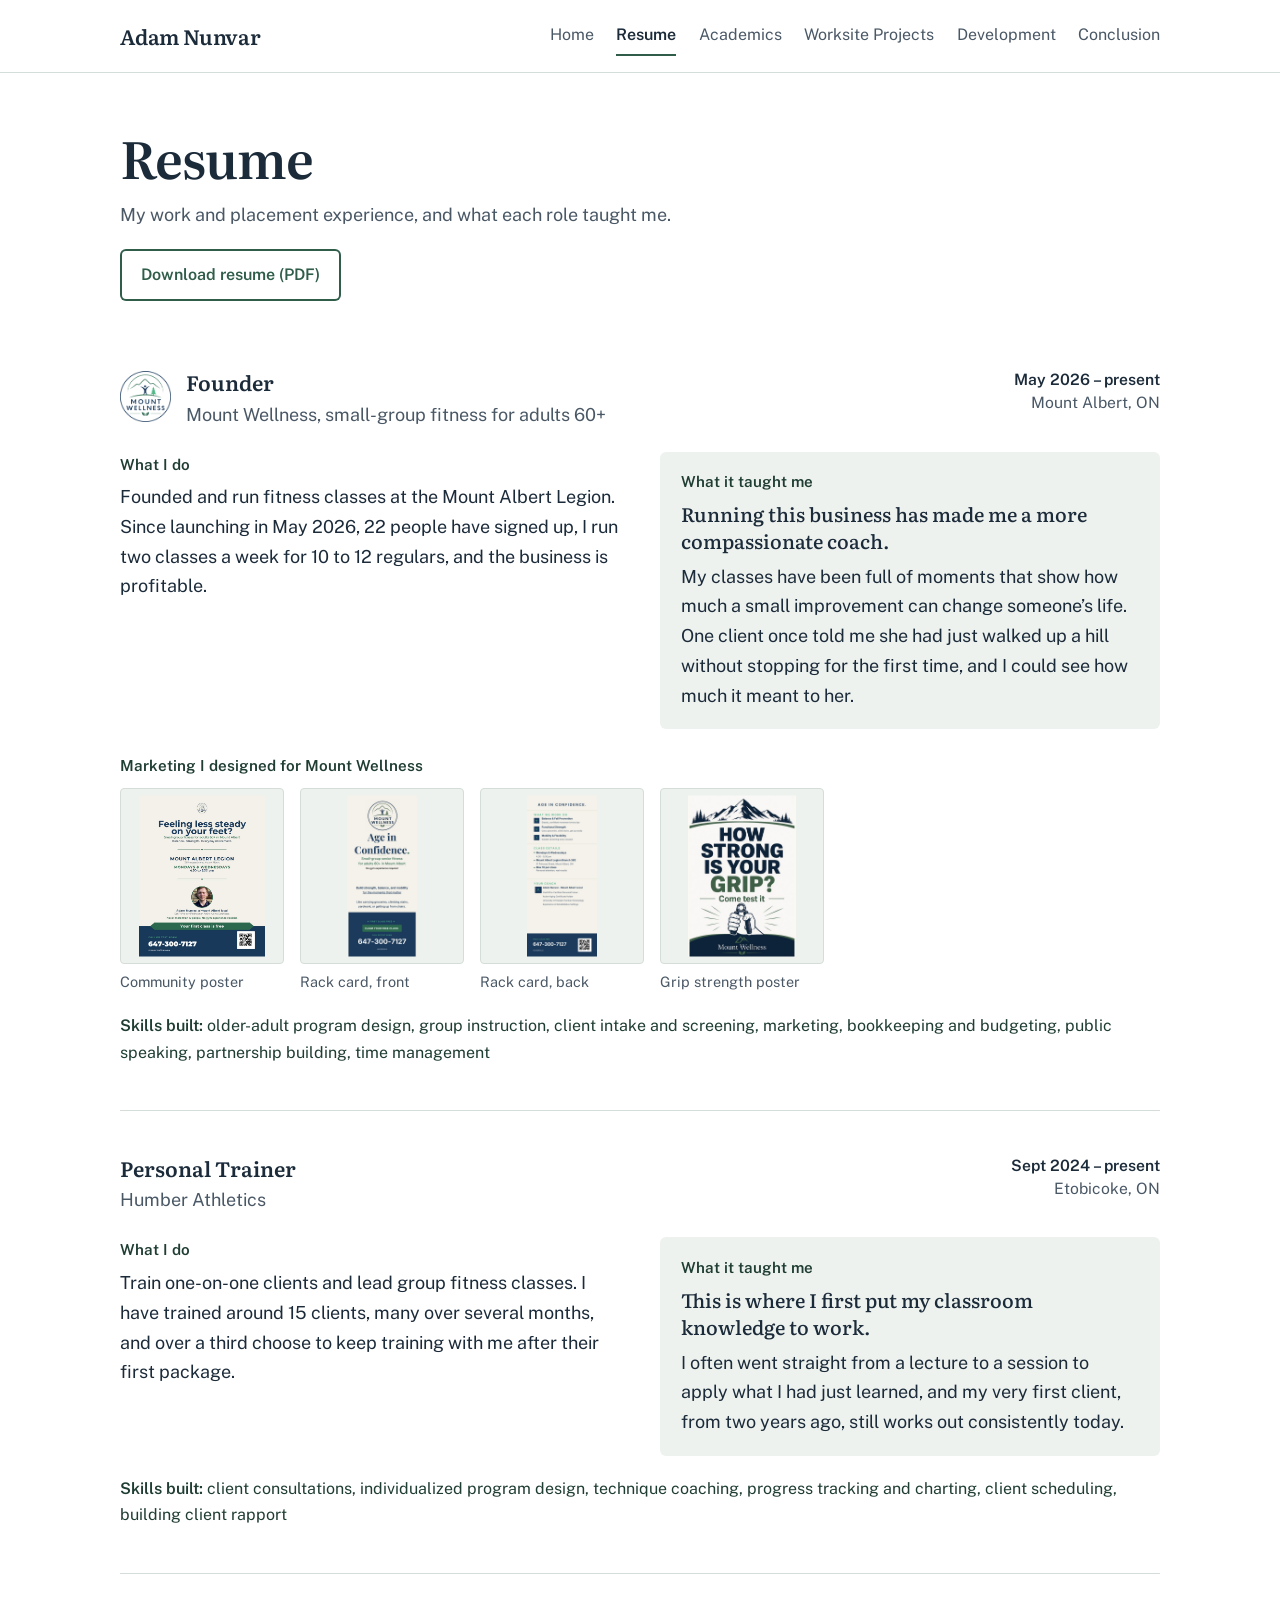
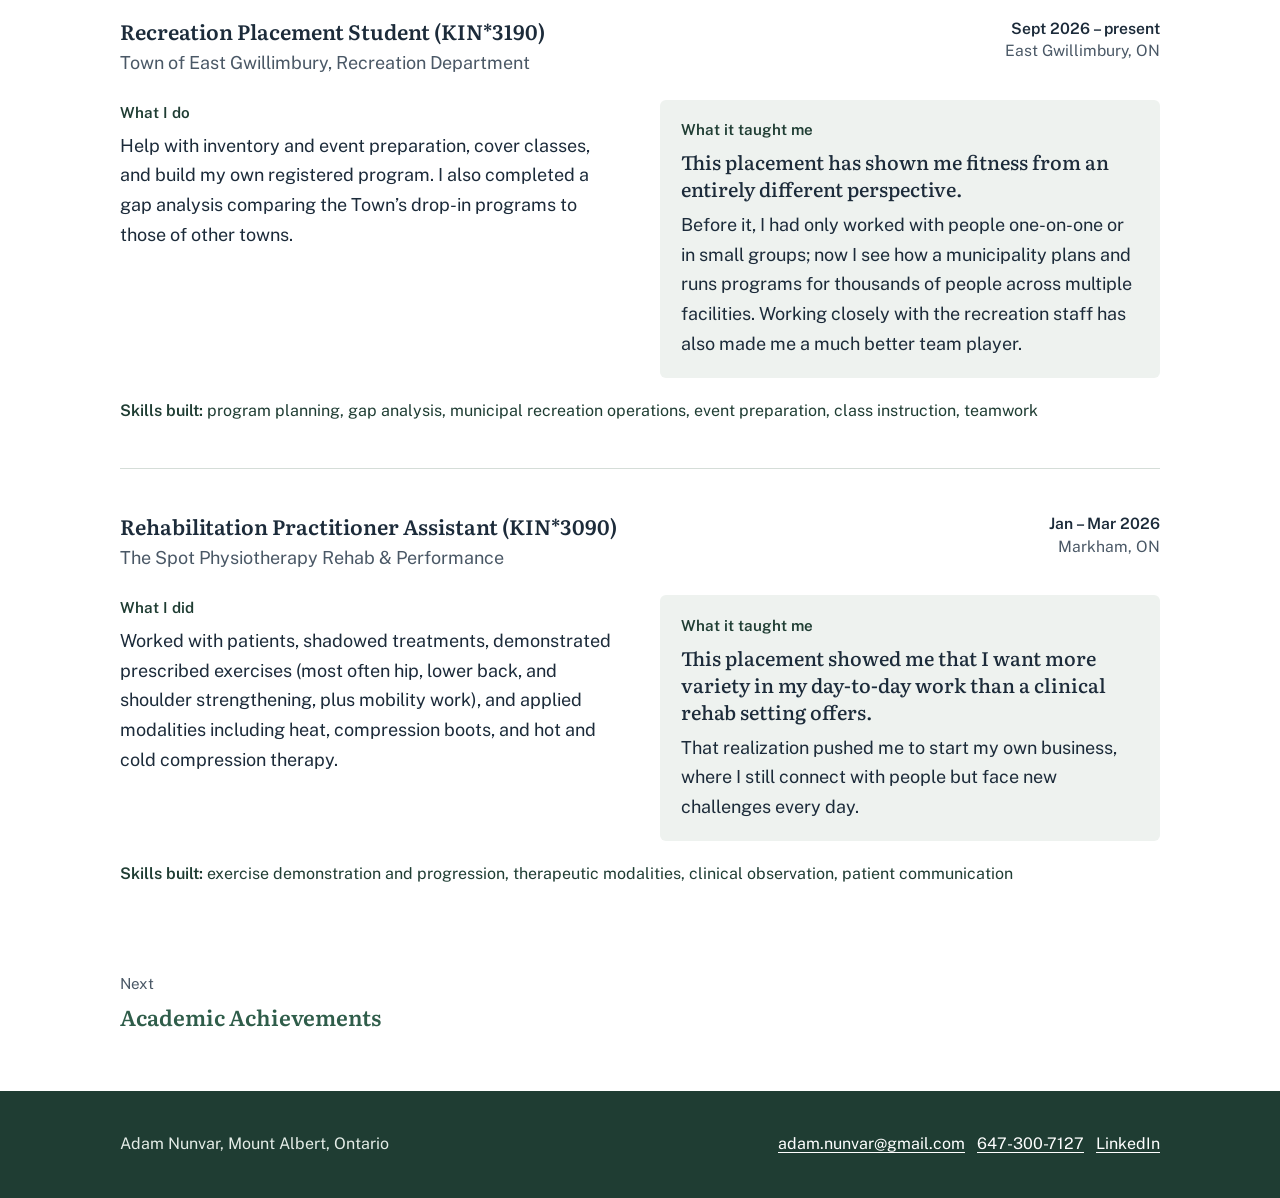
<file: resume.html>
<!doctype html>
<html lang="en-CA">
<head>
<meta charset="utf-8">
<meta name="viewport" content="width=device-width, initial-scale=1">
<title>Resume | Adam Nunvar</title>
<meta name="description" content="Adam Nunvar is a fourth-year kinesiology student, canfitpro certified personal trainer, and founder of Mount Wellness, small-group fitness for adults 60+ in Mount Albert, Ontario.">
<meta property="og:title" content="Resume | Adam Nunvar">
<meta property="og:description" content="Adam Nunvar is a fourth-year kinesiology student, canfitpro certified personal trainer, and founder of Mount Wellness, small-group fitness for adults 60+ in Mount Albert, Ontario.">
<meta property="og:image" content="adam-nunvar.jpg">
<link rel="icon" href="data:image/svg+xml,%3Csvg xmlns='http://www.w3.org/2000/svg' viewBox='0 0 64 64'%3E%3Crect width='64' height='64' rx='12' fill='%232f5d4a'/%3E%3Ctext x='32' y='43' font-family='Georgia,serif' font-size='30' font-weight='700' fill='white' text-anchor='middle'%3EAN%3C/text%3E%3C/svg%3E">
<link rel="preload" href="literata.woff2" as="font" type="font/woff2" crossorigin>
<link rel="stylesheet" href="styles.css?v=8">
<script src="site.js?v=8" defer></script>
</head>
<body>
<a class="skip" href="#main">Skip to content</a>
<header class="site-header">
  <div class="wrap">
    <a class="brand" href="index.html">Adam Nunvar</a>
    <nav class="nav" aria-label="Portfolio sections">
<a href="index.html">Home</a>
<a href="resume.html" aria-current="page">Resume</a>
<a href="academics.html">Academics</a>
<a href="projects.html">Worksite Projects</a>
<a href="development.html">Development</a>
<a href="conclusion.html">Conclusion</a>
    </nav>
  </div>
</header>
<main id="main">
<div class="wrap page-head">
    <h1>Resume</h1>
    <p>My work and placement experience, and what each role taught me.</p>
    <p class="head-actions"><a class="btn secondary" href="Adam-Nunvar-Resume.pdf">Download resume (PDF)</a></p>
</div>
<div class="wrap">
  <article class="entry reveal">
    <header class="entry-head">
      <div class="entry-title"><img class="entry-logo" src="mount-wellness-logo.png" alt="" width="64" height="64"><div><h3>Founder</h3><p class="org">Mount Wellness, small-group fitness for adults 60+</p></div></div>
      <p class="entry-when"><strong>May 2026 – present</strong><span>Mount Albert, ON</span></p>
    </header>
    <div class="body"><div class="facts n2"><div class="fact"><h4>What I do</h4><p>Founded and run fitness classes at the Mount Albert Legion. Since launching in May 2026, 22 people have signed up, I run two classes a week for 10 to 12 regulars, and the business is profitable.</p></div><div class="fact reflect"><h4>What it taught me</h4><p><span class="lead">Running this business has made me a more compassionate coach.</span> My classes have been full of moments that show how much a small improvement can change someone’s life. One client once told me she had just walked up a hill without stopping for the first time, and I could see how much it meant to her.</p></div></div><div class="gallery-block"><h4 class="gallery-title">Marketing I designed for Mount Wellness</h4><div class="gallery four"><figure><a class="zoom" href="mw-poster-face.jpg" data-note="Posted in local businesses and community buildings."><img src="mw-poster-face.jpg" alt="Mount Wellness poster reading Feeling less steady on your feet? with a photo of Adam and class details at the Mount Albert Legion" loading="lazy"></a><figcaption>Community poster</figcaption></figure><figure><a class="zoom" href="mw-rack-front.jpg" data-note="Placed in physiotherapy clinics."><img src="mw-rack-front.jpg" alt="Front of the Mount Wellness rack card reading Age in Confidence, small-group senior fitness for adults 60+ in Mount Albert" loading="lazy"></a><figcaption>Rack card, front</figcaption></figure><figure><a class="zoom" href="mw-rack-back.jpg" data-note="Placed in physiotherapy clinics."><img src="mw-rack-back.jpg" alt="Back of the Mount Wellness rack card listing what classes work on, class details, and coach credentials" loading="lazy"></a><figcaption>Rack card, back</figcaption></figure><figure><a class="zoom" href="mw-grip-poster.jpg" data-note="Used at networking events to draw people to my booth."><img src="mw-grip-poster.jpg" alt="Poster reading How strong is your grip? Come test it" loading="lazy"></a><figcaption>Grip strength poster</figcaption></figure></div></div></div>
    <p class="skills"><b>Skills built:</b> older-adult program design, group instruction, client intake and screening, marketing, bookkeeping and budgeting, public speaking, partnership building, time management</p>
  </article>
  <article class="entry reveal">
    <header class="entry-head">
      <div class="entry-title"><div><h3>Personal Trainer</h3><p class="org">Humber Athletics</p></div></div>
      <p class="entry-when"><strong>Sept 2024 – present</strong><span>Etobicoke, ON</span></p>
    </header>
    <div class="body"><div class="facts n2"><div class="fact"><h4>What I do</h4><p>Train one-on-one clients and lead group fitness classes. I have trained around 15 clients, many over several months, and over a third choose to keep training with me after their first package.</p></div><div class="fact reflect"><h4>What it taught me</h4><p><span class="lead">This is where I first put my classroom knowledge to work.</span> I often went straight from a lecture to a session to apply what I had just learned, and my very first client, from two years ago, still works out consistently today.</p></div></div></div>
    <p class="skills"><b>Skills built:</b> client consultations, individualized program design, technique coaching, progress tracking and charting, client scheduling, building client rapport</p>
  </article>
  <article class="entry reveal">
    <header class="entry-head">
      <div class="entry-title"><div><h3>Recreation Placement Student (KIN*3190)</h3><p class="org">Town of East Gwillimbury, Recreation Department</p></div></div>
      <p class="entry-when"><strong>Sept 2026 – present</strong><span>East Gwillimbury, ON</span></p>
    </header>
    <div class="body"><div class="facts n2"><div class="fact"><h4>What I do</h4><p>Help with inventory and event preparation, cover classes, and build my own registered program. I also completed a gap analysis comparing the Town’s drop-in programs to those of other towns.</p></div><div class="fact reflect"><h4>What it taught me</h4><p><span class="lead">This placement has shown me fitness from an entirely different perspective.</span> Before it, I had only worked with people one-on-one or in small groups; now I see how a municipality plans and runs programs for thousands of people across multiple facilities. Working closely with the recreation staff has also made me a much better team player.</p></div></div></div>
    <p class="skills"><b>Skills built:</b> program planning, gap analysis, municipal recreation operations, event preparation, class instruction, teamwork</p>
  </article>
  <article class="entry reveal">
    <header class="entry-head">
      <div class="entry-title"><div><h3>Rehabilitation Practitioner Assistant (KIN*3090)</h3><p class="org">The Spot Physiotherapy Rehab &amp; Performance</p></div></div>
      <p class="entry-when"><strong>Jan – Mar 2026</strong><span>Markham, ON</span></p>
    </header>
    <div class="body"><div class="facts n2"><div class="fact"><h4>What I did</h4><p>Worked with patients, shadowed treatments, demonstrated prescribed exercises (most often hip, lower back, and shoulder strengthening, plus mobility work), and applied modalities including heat, compression boots, and hot and cold compression therapy.</p></div><div class="fact reflect"><h4>What it taught me</h4><p><span class="lead">This placement showed me that I want more variety in my day-to-day work than a clinical rehab setting offers.</span> That realization pushed me to start my own business, where I still connect with people but face new challenges every day.</p></div></div></div>
    <p class="skills"><b>Skills built:</b> exercise demonstration and progression, therapeutic modalities, clinical observation, patient communication</p>
  </article>
</div>
<div class="wrap next">
  <small>Next</small>
  <a href="academics.html">Academic Achievements</a>
</div>
</main>
<footer class="site-footer">
  <div class="wrap">
    <p>Adam Nunvar, Mount Albert, Ontario</p>
    <p><a href="mailto:adam.nunvar@gmail.com">adam.nunvar@gmail.com</a> &nbsp; <a href="tel:+16473007127">647-300-7127</a> &nbsp; <a href="https://www.linkedin.com/in/adam-nunvar-423a0a282/">LinkedIn</a></p>
  </div>
</footer>
<script>
(function () {
  if (!("IntersectionObserver" in window) || window.matchMedia("(prefers-reduced-motion: reduce)").matches) return;
  document.documentElement.classList.add("js-reveal");
  var io = new IntersectionObserver(function (items) {
    items.forEach(function (it) { if (it.isIntersecting) { it.target.classList.add("in"); io.unobserve(it.target); } });
  }, { rootMargin: "0px 0px -8% 0px" });
  document.querySelectorAll(".reveal").forEach(function (el) { io.observe(el); });
})();
</script>
</body>
</html>
</file>
<file: styles.css>
@font-face { font-family: "Literata"; src: url("literata.woff2") format("woff2-variations"), url("literata.woff2") format("woff2"); font-weight: 200 900; font-style: normal; font-display: swap; }
@font-face { font-family: "Public Sans"; src: url("public-sans-400.woff2") format("woff2"); font-weight: 400; font-style: normal; font-display: swap; }
@font-face { font-family: "Public Sans"; src: url("public-sans-600.woff2") format("woff2"); font-weight: 600; font-style: normal; font-display: swap; }

:root {
  --ink: #1c2b3a;
  --ink-soft: #4a5866;
  --spruce: #2f5d4a;
  --spruce-deep: #1f3d33;
  --mist: #eef2ef;
  --line: #d5ddd8;
  --paper: #ffffff;
  --serif: "Literata", Georgia, serif;
  --sans: "Public Sans", "Segoe UI", Arial, sans-serif;
  --measure: 66ch;
}

* { box-sizing: border-box; }
html { -webkit-text-size-adjust: 100%; }
body {
  margin: 0;
  background: var(--paper);
  color: var(--ink);
  font-family: var(--sans);
  font-size: 1.125rem;
  line-height: 1.65;
}
img { max-width: 100%; height: auto; display: block; }
a { color: var(--spruce); text-underline-offset: 3px; }
a:hover { color: var(--spruce-deep); }
:focus-visible { outline: 3px solid var(--spruce); outline-offset: 3px; border-radius: 2px; }

.skip { position: absolute; left: -999px; top: 0; background: var(--spruce); color: #fff; padding: .5rem 1rem; z-index: 10; }
.skip:focus { left: 1rem; top: 1rem; }

.wrap { width: 100%; max-width: 1080px; margin: 0 auto; padding: 0 1.25rem; }

/* Header */
.site-header { border-bottom: 1px solid var(--line); background: var(--paper); }
.site-header .wrap { display: flex; align-items: center; justify-content: space-between; gap: 1.5rem; min-height: 4.5rem; flex-wrap: wrap; }
.brand { font-family: var(--serif); font-weight: 600; font-size: 1.3rem; color: var(--ink); text-decoration: none; letter-spacing: -.01em; }
.nav { display: flex; gap: .25rem 1.4rem; flex-wrap: wrap; }
.nav a { color: var(--ink-soft); text-decoration: none; font-size: 1rem; padding: .35rem 0; border-bottom: 2px solid transparent; }
.nav a:hover { color: var(--ink); }
.nav a[aria-current="page"] { color: var(--ink); border-bottom-color: var(--spruce); font-weight: 600; }

/* Page title */
.page-head { padding-top: 3.5rem; padding-bottom: 1.5rem; }
.page-head h1 { font-family: var(--serif); font-weight: 600; font-size: clamp(2.2rem, 5vw, 3.2rem); line-height: 1.1; margin: 0; letter-spacing: -.02em; }
.page-head p { margin: .9rem 0 0; color: var(--ink-soft); max-width: var(--measure); }

h2 { font-family: var(--serif); font-weight: 600; font-size: 1.7rem; line-height: 1.25; margin: 0 0 .5rem; letter-spacing: -.01em; }
h3 { font-family: var(--serif); font-weight: 600; font-size: 1.3rem; line-height: 1.3; margin: 0; }
p { margin: 0 0 1rem; }
.prose { max-width: var(--measure); }

section.block { padding: 2.5rem 0; }
section.block + section.block { border-top: 1px solid var(--line); }

/* Home hero */
.hero { display: grid; grid-template-columns: minmax(0, 5fr) minmax(0, 7fr); gap: 3.5rem; align-items: start; padding: 3.5rem 0 3rem; }
.hero-photo { margin: 0; }
.hero-photo img { border-radius: 6px; aspect-ratio: 4 / 5; object-fit: cover; width: 100%; }
.hero h1 { font-family: var(--serif); font-weight: 600; font-size: clamp(2.8rem, 7vw, 4.6rem); line-height: 1; letter-spacing: -.03em; margin: 0 0 .9rem; }
.roles { list-style: none; padding: 0; margin: 0 0 2rem; display: flex; flex-wrap: wrap; gap: .5rem; }
.roles li { background: var(--mist); color: var(--spruce-deep); font-size: .95rem; font-weight: 600; padding: .3rem .75rem; border-radius: 999px; }
.hero .prose p:first-child { font-family: var(--serif); font-size: 1.35rem; line-height: 1.5; }
.actions { display: flex; flex-wrap: wrap; gap: .75rem; margin-top: 1.75rem; }
.btn { display: inline-block; background: var(--spruce); color: #fff; text-decoration: none; font-weight: 600; padding: .8rem 1.3rem; border-radius: 6px; font-size: 1rem; }
.btn:hover { background: var(--spruce-deep); color: #fff; }
.btn.secondary { background: transparent; color: var(--spruce); box-shadow: inset 0 0 0 2px var(--spruce); }
.btn.secondary:hover { background: var(--mist); color: var(--spruce-deep); }

/* Training log */
.log { background: var(--mist); border-radius: 6px; padding: 2rem 2.25rem; }
.log h2 { font-size: 1.4rem; margin-bottom: 1rem; }
.log dl { margin: 0; display: grid; grid-template-columns: max-content 1fr; }
.log dt, .log dd { padding: .85rem 0; border-top: 1px solid var(--line); margin: 0; }
.log dt { font-family: var(--serif); font-weight: 600; font-size: 1.6rem; line-height: 1.2; padding-right: 2rem; color: var(--spruce-deep); font-variant-numeric: tabular-nums; }
.log dd { align-self: center; color: var(--ink); }
.log dt:first-of-type, .log dd:first-of-type { border-top: 0; }

/* Quote */
.quote { margin: 0; max-width: 46rem; }
.quote p { font-family: var(--serif); font-size: clamp(1.35rem, 2.6vw, 1.7rem); line-height: 1.45; margin: 0 0 1rem; }
.quote p::before { content: "\201C"; }
.quote p::after { content: "\201D"; }
.quote cite { font-style: normal; color: var(--ink-soft); }

/* Entries (resume, projects, development) */
.entry { display: grid; grid-template-columns: 13rem minmax(0, 1fr); gap: 2rem; padding: 2.25rem 0; border-top: 1px solid var(--line); }
.entry:first-of-type { border-top: 0; }
.entry-when { color: var(--ink-soft); font-size: .98rem; line-height: 1.5; }
.entry-when strong { display: block; color: var(--ink); font-weight: 600; }
.entry h3 { margin-bottom: .2rem; }
.entry .org { color: var(--ink-soft); margin: 0 0 1rem; }
.entry .body { max-width: var(--measure); }
.entry-title { display: flex; align-items: center; gap: .9rem; }
.entry-title img { width: 3.2rem; height: 3.2rem; flex: none; }
.skills { margin: 1rem 0 0; color: var(--spruce-deep); font-size: 1rem; }
.skills b { font-weight: 600; }
.status { display: inline-block; background: var(--mist); color: var(--spruce-deep); font-size: .9rem; font-weight: 600; padding: .2rem .65rem; border-radius: 999px; margin-left: .5rem; vertical-align: middle; }

.figure { margin: 0 0 1.25rem; }
.figure img { border-radius: 6px; border: 1px solid var(--line); }
.figure figcaption { color: var(--ink-soft); font-size: .95rem; margin-top: .5rem; }

.lesson { border-left: 3px solid var(--spruce); padding: .25rem 0 .25rem 1.25rem; margin: 1.25rem 0 0; max-width: var(--measure); }

/* Grades */
.grades { width: 100%; max-width: 44rem; border-collapse: collapse; margin-top: .5rem; font-variant-numeric: tabular-nums; }
.grades th, .grades td { text-align: left; padding: .7rem 0; border-bottom: 1px solid var(--line); vertical-align: middle; }
.grades th { font-weight: 600; font-size: .95rem; color: var(--ink-soft); }
.grades td.num, .grades th.num { text-align: right; width: 4rem; font-family: var(--serif); font-weight: 600; font-size: 1.15rem; }
.grades .bar { width: 38%; padding-left: 1.5rem; }
.grades .bar span { display: block; height: .5rem; border-radius: 99px; background: var(--spruce); }
.grades .note { display: block; font-size: .9rem; color: var(--spruce-deep); }

.plain-list { list-style: none; padding: 0; margin: 0; max-width: var(--measure); }
.plain-list li { padding: .7rem 0; border-bottom: 1px solid var(--line); }
.plain-list li span { display: block; color: var(--ink-soft); font-size: .98rem; }

.two-col { display: grid; grid-template-columns: 1fr 1fr; gap: 3rem; }

/* Next page + footer */
.next { padding-top: 2.5rem; padding-bottom: 3.5rem; }
.next a { font-family: var(--serif); font-size: 1.35rem; font-weight: 600; text-decoration: none; }
.next a:hover { text-decoration: underline; }
.next small { display: block; color: var(--ink-soft); font-size: .95rem; margin-bottom: .2rem; }

.site-footer { background: var(--spruce-deep); color: #e4ece7; padding: 2.5rem 0; font-size: 1rem; }
.site-footer a { color: #fff; }
.site-footer .wrap { display: flex; flex-wrap: wrap; justify-content: space-between; gap: 1rem 2rem; }
.site-footer p { margin: 0; }

@media (max-width: 860px) {
  .hero { grid-template-columns: 1fr; gap: 2rem; padding-top: 2rem; }
  .hero-photo { max-width: 22rem; }
  .entry { grid-template-columns: minmax(0, 1fr); gap: .5rem; }
  .two-col { grid-template-columns: 1fr; gap: 1.5rem; }
}
@media (max-width: 560px) {
  body { font-size: 1.0625rem; }
  .site-header .wrap { padding-top: .75rem; padding-bottom: .5rem; }
  .nav { gap: .1rem 1rem; }
  .log { padding: 1.5rem 1.25rem; }
  .log dl { grid-template-columns: 1fr; }
  .log dt { padding-bottom: 0; }
  .log dd { border-top: 0; padding-top: .1rem; }
  .grades .bar { display: none; }
}
@media (prefers-reduced-motion: reduce) { * { scroll-behavior: auto !important; } }
@media print {
  .site-header, .site-footer, .next, .actions { display: none; }
}

/* What I did / what it taught me */
.facts { margin: 0; max-width: var(--measure); }
.facts dt { font-weight: 600; color: var(--spruce-deep); font-size: 1rem; margin-top: 1rem; }
.facts dt:first-child { margin-top: 0; }
.facts dd { margin: .15rem 0 0; }

/* ---- v2 layout: lighter entries ---- */
.entry { display: block; padding: 2.75rem 0; }
.entry-head { display: flex; justify-content: space-between; align-items: flex-start; gap: .5rem 2rem; flex-wrap: wrap; margin-bottom: 1.4rem; }
.entry-head .org { margin: .1rem 0 0; }
.entry-title { align-items: flex-start; }
.entry-logo { width: 3.2rem; height: 3.2rem; flex: none; margin-top: .1rem; }
.entry-when { margin: 0; text-align: right; color: var(--ink-soft); font-size: .98rem; line-height: 1.45; }
.entry-when strong { display: block; color: var(--ink); font-weight: 600; }
.entry-when span { display: block; }
.entry .body { max-width: none; }
.entry .body > p, .entry .body > .figure { max-width: var(--measure); }

.facts { display: grid; grid-template-columns: repeat(2, minmax(0, 1fr)); gap: 1.25rem 2.5rem; margin: 0; max-width: none; align-items: start; }
.facts.n3 { grid-template-columns: repeat(3, minmax(0, 1fr)); gap: 1.25rem 2rem; }
.fact h4 { font-family: var(--sans); font-size: .95rem; font-weight: 600; color: var(--spruce-deep); margin: 0 0 .35rem; }
.fact p { margin: 0; }
.fact.reflect { background: var(--mist); border-radius: 6px; padding: 1.1rem 1.3rem 1.2rem; }
.fact .lead { display: block; font-family: var(--serif); font-size: 1.22rem; line-height: 1.4; font-weight: 500; color: var(--ink); margin-bottom: .45rem; }
.skills { margin-top: 1.25rem; }

/* Scroll reveal: only when JS is running and motion is allowed */
.js-reveal .reveal { opacity: 0; transform: translateY(14px); transition: opacity .6s ease, transform .6s ease; }
.js-reveal .reveal.in { opacity: 1; transform: none; }

@media (max-width: 960px) {
  .facts.n3 { grid-template-columns: repeat(2, minmax(0, 1fr)); }
  .facts.n3 .fact.reflect { grid-column: 1 / -1; }
}
@media (max-width: 720px) {
  .facts, .facts.n3 { grid-template-columns: minmax(0, 1fr); }
  .entry-when { text-align: left; }
  .entry-when strong, .entry-when span { display: inline; }
  .entry-when span::before { content: ", "; }
  .entry { padding: 2rem 0; }
}

/* ---- Visuals ---- */
.gallery-block { margin-top: 1.5rem; }
.gallery-title { font-family: var(--sans); font-size: .95rem; font-weight: 600; color: var(--spruce-deep); margin: 0 0 .6rem; }
.gallery { display: grid; gap: 1rem; align-items: end; }
.gallery.four { grid-template-columns: repeat(4, minmax(0, 1fr)); max-width: 44rem; }
.gallery.three { grid-template-columns: repeat(3, minmax(0, 1fr)); }
.gallery.two { grid-template-columns: repeat(2, minmax(0, 1fr)); max-width: 40rem; align-items: start; }
.gallery figure { margin: 0; }
.gallery a { display: block; }
.gallery img { width: 100%; border-radius: 4px; border: 1px solid var(--line); background: var(--mist); }
.gallery.four img { height: 11rem; object-fit: contain; padding: .4rem; }
.gallery.two img { aspect-ratio: 4 / 5; object-fit: cover; }
.gallery figcaption { font-size: .9rem; color: var(--ink-soft); margin-top: .35rem; }
.gallery a:hover img { border-color: var(--spruce); }

.media { display: grid; grid-template-columns: minmax(0, 1fr) minmax(0, 20rem); gap: 2rem; align-items: start; }
.media-fig { margin: 0; }
.media-fig img { border-radius: 6px; border: 1px solid var(--line); }
.media-fig figcaption { font-size: .9rem; color: var(--ink-soft); margin-top: .35rem; }

.conclusion { display: grid; grid-template-columns: minmax(0, 22rem) minmax(0, 1fr); gap: 3rem; align-items: start; }
.conclusion-photo { margin: 0; }
.conclusion-photo img { border-radius: 6px; aspect-ratio: 4 / 3; object-fit: cover; }

@media (max-width: 860px) {
  .conclusion, .media { grid-template-columns: minmax(0, 1fr); gap: 1.25rem; }
  .media-fig { max-width: 22rem; }
}
@media (max-width: 560px) {
  .gallery.four { grid-template-columns: repeat(2, minmax(0, 1fr)); }
  .gallery.three { grid-template-columns: minmax(0, 1fr); }
  .gallery.four img { height: 9rem; }
}

.gallery-block + .facts { margin-top: 1.75rem; }
.body > .gallery-block:first-child { margin-top: 0; }

.media-small { grid-template-columns: minmax(0, 1fr) minmax(0, 14rem); }
@media (max-width: 860px) { .media-small .media-fig { max-width: 14rem; } }

/* ---- Expandable images ---- */
a.zoom { display: block; cursor: zoom-in; }
a.zoom img { transition: opacity .15s ease; }
a.zoom:hover img { opacity: .92; }
.lightbox { position: fixed; inset: 0; z-index: 50; display: none; align-items: center; justify-content: center; padding: 3.5rem 1rem 1.5rem; background: rgba(15, 25, 22, .94); }
.lightbox.open { display: flex; }
.lightbox figure { margin: 0; max-width: min(1100px, 100%); max-height: 100%; display: flex; flex-direction: column; align-items: center; }
.lightbox img { max-width: 100%; max-height: calc(100vh - 8rem); width: auto; height: auto; border-radius: 4px; background: #fff; }
.lightbox figcaption { color: #e4ece7; margin-top: .75rem; font-size: 1rem; text-align: center; }
.lightbox-close { position: absolute; top: .75rem; right: 1rem; width: 2.75rem; height: 2.75rem; border: 0; border-radius: 50%; background: rgba(255,255,255,.12); color: #fff; font-size: 2rem; line-height: 1; cursor: pointer; }
.lightbox-close:hover { background: rgba(255,255,255,.25); }
.lightbox-on, .lightbox-on body { overflow: hidden; }
.sr-only { position: absolute; width: 1px; height: 1px; padding: 0; margin: -1px; overflow: hidden; clip: rect(0,0,0,0); white-space: nowrap; border: 0; }

/* certificates gallery */
.gallery.certs { max-width: none; align-items: start; }
.gallery.certs img { height: 13rem; }
#certificates + .gallery-block { margin-top: 1rem; }
@media (max-width: 640px) { .gallery.certs img { height: 10rem; } }

.lightbox figcaption strong { display: block; font-weight: 600; }
.lightbox-note { display: block; margin-top: .25rem; color: #c5d3cb; max-width: 40rem; }

.page-head p.head-actions { margin-top: 1.25rem; }

/* conclusion journey strip */
.journey-block { padding-top: 0; }
.journey { display: grid; grid-template-columns: repeat(4, minmax(0, 1fr)); gap: 1rem; }
.journey figure { margin: 0; }
.journey img { width: 100%; aspect-ratio: 3 / 4; object-fit: cover; border-radius: 6px; border: 1px solid var(--line); }
.journey figcaption { margin-top: .5rem; font-size: .95rem; color: var(--ink-soft); line-height: 1.35; }
.journey figcaption strong { display: block; color: var(--spruce-deep); font-weight: 600; font-size: .85rem; letter-spacing: .02em; text-transform: uppercase; }
.conclusion-text { max-width: var(--measure); }
@media (max-width: 720px) { .journey { grid-template-columns: repeat(2, minmax(0, 1fr)); } }
.conclusion-text p { margin: 0 0 1.25rem; }
.conclusion-text .lesson { margin: 1.5rem 0; }

/* conclusion collage */
.conclusion-grid { display: grid; grid-template-columns: minmax(0, 1fr) minmax(0, 1fr); gap: 3rem; align-items: start; }
.collage { display: grid; grid-template-columns: repeat(3, minmax(0, 1fr)); grid-template-rows: repeat(3, minmax(0, 1fr)); gap: .5rem; aspect-ratio: 1 / 1; }
.collage a { display: block; overflow: hidden; border-radius: 6px; }
.collage img { width: 100%; height: 100%; object-fit: cover; display: block; transition: transform .3s ease; }
.collage a:hover img { transform: scale(1.03); }
.collage .c-grad { grid-column: 2 / 4; grid-row: 1 / 3; }
.collage .c-cfp { grid-column: 1 / 2; grid-row: 1 / 3; }
.collage .c-sports { grid-column: 1 / 3; grid-row: 3 / 4; }
.collage .c-fair { grid-column: 3 / 4; grid-row: 3 / 4; }
.conclusion-grid .conclusion-text { max-width: none; }
@media (prefers-reduced-motion: reduce) { .collage img { transition: none; } .collage a:hover img { transform: none; } }
@media (max-width: 860px) { .conclusion-grid { grid-template-columns: minmax(0, 1fr); gap: 2rem; } }
</file>
